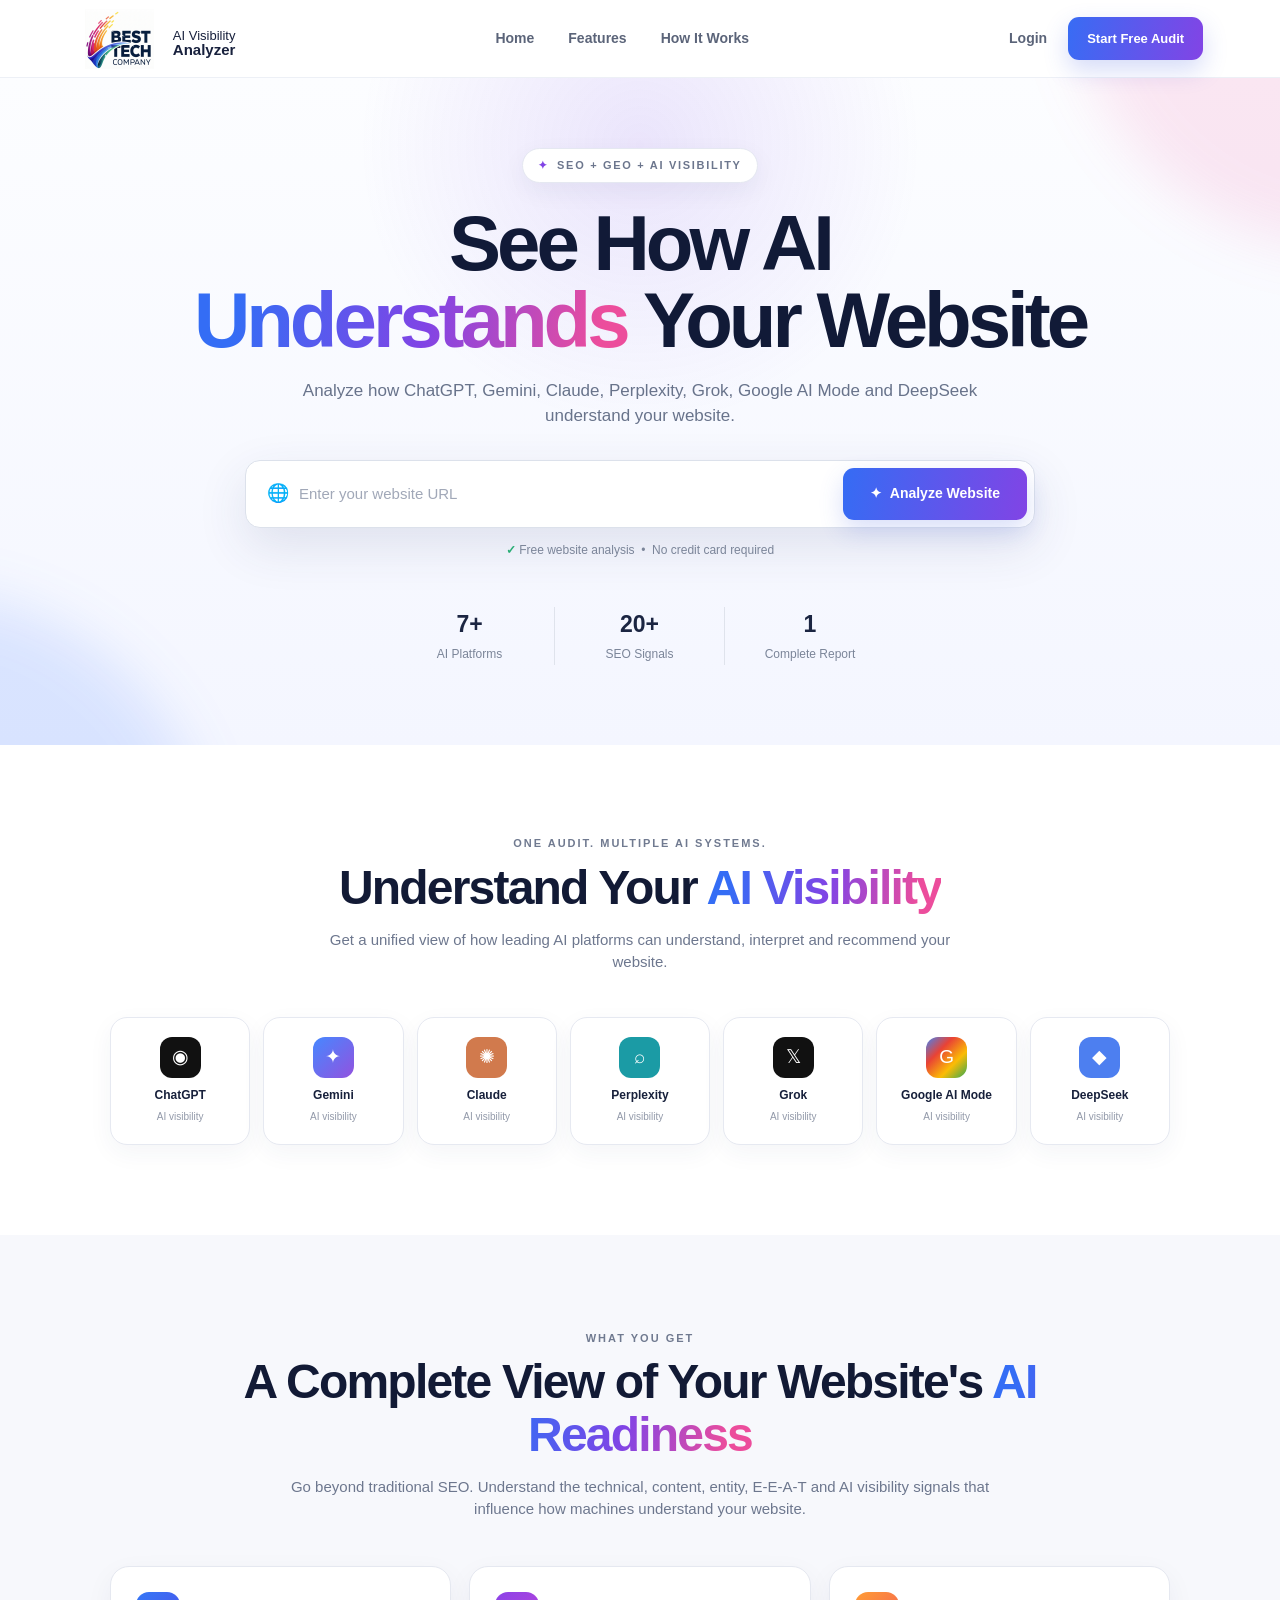
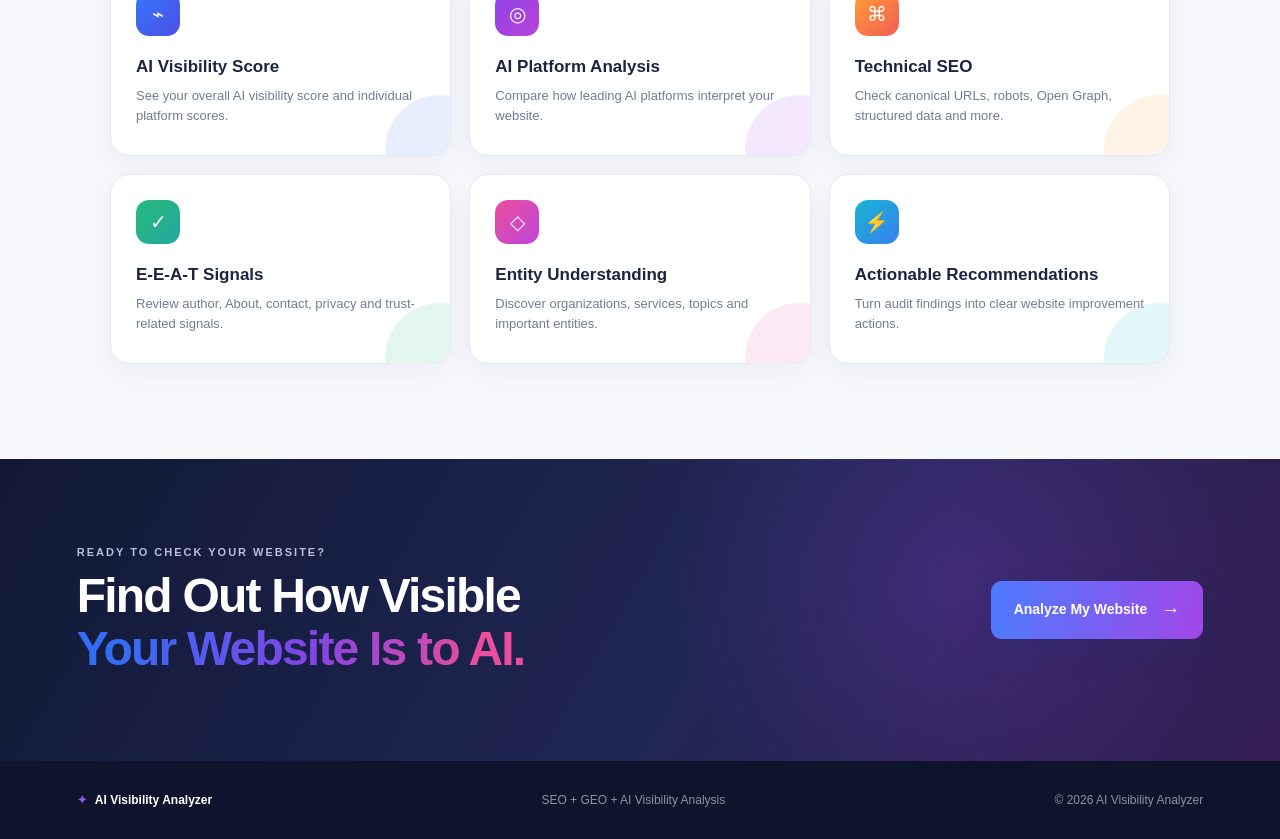
<file: frontend/index.html>
<!DOCTYPE html>
<html lang="en">

<head>
    <meta charset="UTF-8">
    <meta name="viewport" content="width=device-width, initial-scale=1.0">

    <title>AI Visibility Analyzer | SEO & GEO Audit</title>

    <link rel="stylesheet" href="css/style.css">
</head>

<body>

    <!-- =========================
         Navigation
    ========================== -->

    <header class="navbar">
<a href="index.html" class="brand">

    <img src="assets/BestTech_logo.png"
         alt="Best Tech Company"
         class="brand-logo">

    <span class="brand-text">
        AI Visibility<br>
        <strong>Analyzer</strong>
    </span>

</a>


        <nav class="main-nav">

            <a href="index.html">
                Home
            </a>

            <a href="#features">
                Features
            </a>

            <a href="#how-it-works">
                How It Works
            </a>

        </nav>


        <div class="nav-actions">

            <a href="login.html" class="login-link">
                Login
            </a>

            <a href="login.html" class="nav-cta">
                Start Free Audit
            </a>

        </div>

    </header>


    <!-- =========================
         Main
    ========================== -->

    <main>


        <!-- =========================
             Hero Section
        ========================== -->

        <section class="hero">

            <div class="hero-orb hero-orb-left"></div>

            <div class="hero-orb hero-orb-right"></div>


            <div class="hero-content">

                <div class="eyebrow">

                    <span>✦</span>

                    SEO + GEO + AI VISIBILITY

                </div>


                <h1>

                    See How AI<br>

                    <span class="gradient-text">
                        Understands
                    </span>

                    Your Website

                </h1>


                <p class="hero-description">

                    Analyze how ChatGPT, Gemini, Claude,
                    Perplexity, Grok, Google AI Mode and
                    DeepSeek understand your website.

                </p>


                <!-- Website Analyzer -->

                <div class="audit-box">

                    <div class="url-area">

                        <span class="url-icon">
                            🌐
                        </span>

                        <input
                            type="text"
                            id="websiteUrl"
                            placeholder="Enter your website URL"
                            autocomplete="url"
                        >

                    </div>


                    <a
                        href="login.html"
                        class="analyze-button"
                    >

                        <span>✦</span>

                        Analyze Website

                    </a>

                </div>


                <p class="audit-note">

                    <span>✓</span>

                    Free website analysis

                    &nbsp;•&nbsp;

                    No credit card required

                </p>


                <!-- Statistics -->

                <div class="trust-stats">

                    <div class="stat">

                        <strong>
                            7+
                        </strong>

                        <span>
                            AI Platforms
                        </span>

                    </div>


                    <div class="stat">

                        <strong>
                            20+
                        </strong>

                        <span>
                            SEO Signals
                        </span>

                    </div>


                    <div class="stat">

                        <strong>
                            1
                        </strong>

                        <span>
                            Complete Report
                        </span>

                    </div>

                </div>

            </div>

        </section>


        <!-- =========================
             AI Platforms
        ========================== -->

        <section
            class="platform-section"
            id="features"
        >

            <div class="section-label">

                ONE AUDIT. MULTIPLE AI SYSTEMS.

            </div>


            <h2>

                Understand Your

                <span class="gradient-text">
                    AI Visibility
                </span>

            </h2>


            <p class="section-description">

                Get a unified view of how leading AI
                platforms can understand, interpret
                and recommend your website.

            </p>


            <div class="platform-grid">


                <!-- ChatGPT -->

                <div class="platform-card">

                    <div class="platform-icon black">
                        ◉
                    </div>

                    <h3>
                        ChatGPT
                    </h3>

                    <p>
                        AI visibility
                    </p>

                </div>


                <!-- Gemini -->

                <div class="platform-card">

                    <div class="platform-icon gemini">
                        ✦
                    </div>

                    <h3>
                        Gemini
                    </h3>

                    <p>
                        AI visibility
                    </p>

                </div>


                <!-- Claude -->

                <div class="platform-card">

                    <div class="platform-icon claude">
                        ✺
                    </div>

                    <h3>
                        Claude
                    </h3>

                    <p>
                        AI visibility
                    </p>

                </div>


                <!-- Perplexity -->

                <div class="platform-card">

                    <div class="platform-icon perplexity">
                        ⌕
                    </div>

                    <h3>
                        Perplexity
                    </h3>

                    <p>
                        AI visibility
                    </p>

                </div>


                <!-- Grok -->

                <div class="platform-card">

                    <div class="platform-icon black">
                        𝕏
                    </div>

                    <h3>
                        Grok
                    </h3>

                    <p>
                        AI visibility
                    </p>

                </div>


                <!-- Google AI Mode -->

                <div class="platform-card">

                    <div class="platform-icon google">
                        G
                    </div>

                    <h3>
                        Google AI Mode
                    </h3>

                    <p>
                        AI visibility
                    </p>

                </div>


                <!-- DeepSeek -->

                <div class="platform-card">

                    <div class="platform-icon deepseek">
                        ◆
                    </div>

                    <h3>
                        DeepSeek
                    </h3>

                    <p>
                        AI visibility
                    </p>

                </div>

            </div>

        </section>


        <!-- =========================
             Features
        ========================== -->

        <section
            class="features-section"
            id="how-it-works"
        >

            <div class="features-heading">

                <div class="section-label">

                    WHAT YOU GET

                </div>


                <h2>

                    A Complete View of Your
                    Website's

                    <span class="gradient-text">
                        AI Readiness
                    </span>

                </h2>


                <p>

                    Go beyond traditional SEO.
                    Understand the technical,
                    content, entity, E-E-A-T and
                    AI visibility signals that
                    influence how machines
                    understand your website.

                </p>

            </div>


            <div class="feature-grid">


                <!-- Feature 1 -->

                <article class="feature-card blue">

                    <div class="feature-icon">
                        ⌁
                    </div>

                    <h3>
                        AI Visibility Score
                    </h3>

                    <p>

                        See your overall AI
                        visibility score and
                        individual platform scores.

                    </p>

                </article>


                <!-- Feature 2 -->

                <article class="feature-card purple">

                    <div class="feature-icon">
                        ◎
                    </div>

                    <h3>
                        AI Platform Analysis
                    </h3>

                    <p>

                        Compare how leading
                        AI platforms interpret
                        your website.

                    </p>

                </article>


                <!-- Feature 3 -->

                <article class="feature-card orange">

                    <div class="feature-icon">
                        ⌘
                    </div>

                    <h3>
                        Technical SEO
                    </h3>

                    <p>

                        Check canonical URLs,
                        robots, Open Graph,
                        structured data and more.

                    </p>

                </article>


                <!-- Feature 4 -->

                <article class="feature-card green">

                    <div class="feature-icon">
                        ✓
                    </div>

                    <h3>
                        E-E-A-T Signals
                    </h3>

                    <p>

                        Review author, About,
                        contact, privacy and
                        trust-related signals.

                    </p>

                </article>


                <!-- Feature 5 -->

                <article class="feature-card pink">

                    <div class="feature-icon">
                        ◇
                    </div>

                    <h3>
                        Entity Understanding
                    </h3>

                    <p>

                        Discover organizations,
                        services, topics and
                        important entities.

                    </p>

                </article>


                <!-- Feature 6 -->

                <article class="feature-card cyan">

                    <div class="feature-icon">
                        ⚡
                    </div>

                    <h3>
                        Actionable Recommendations
                    </h3>

                    <p>

                        Turn audit findings into
                        clear website improvement
                        actions.

                    </p>

                </article>

            </div>

        </section>


        <!-- =========================
             CTA
        ========================== -->

        <section class="bottom-cta">

            <div>

                <div class="section-label">

                    READY TO CHECK YOUR WEBSITE?

                </div>


                <h2>

                    Find Out How Visible<br>

                    <span class="gradient-text">
                        Your Website Is to AI.
                    </span>

                </h2>

            </div>


            <a
                href="login.html"
                class="bottom-button"
            >

                Analyze My Website

                <span>
                    →
                </span>

            </a>

        </section>

    </main>


    <!-- =========================
         Footer
    ========================== -->

    <footer>

        <div class="footer-brand">

            <span class="footer-mark">
                ✦
            </span>

            AI Visibility Analyzer

        </div>


        <div>
            SEO + GEO + AI Visibility Analysis
        </div>


        <div>
            © 2026 AI Visibility Analyzer
        </div>

    </footer>


</body>

</html>
</file>
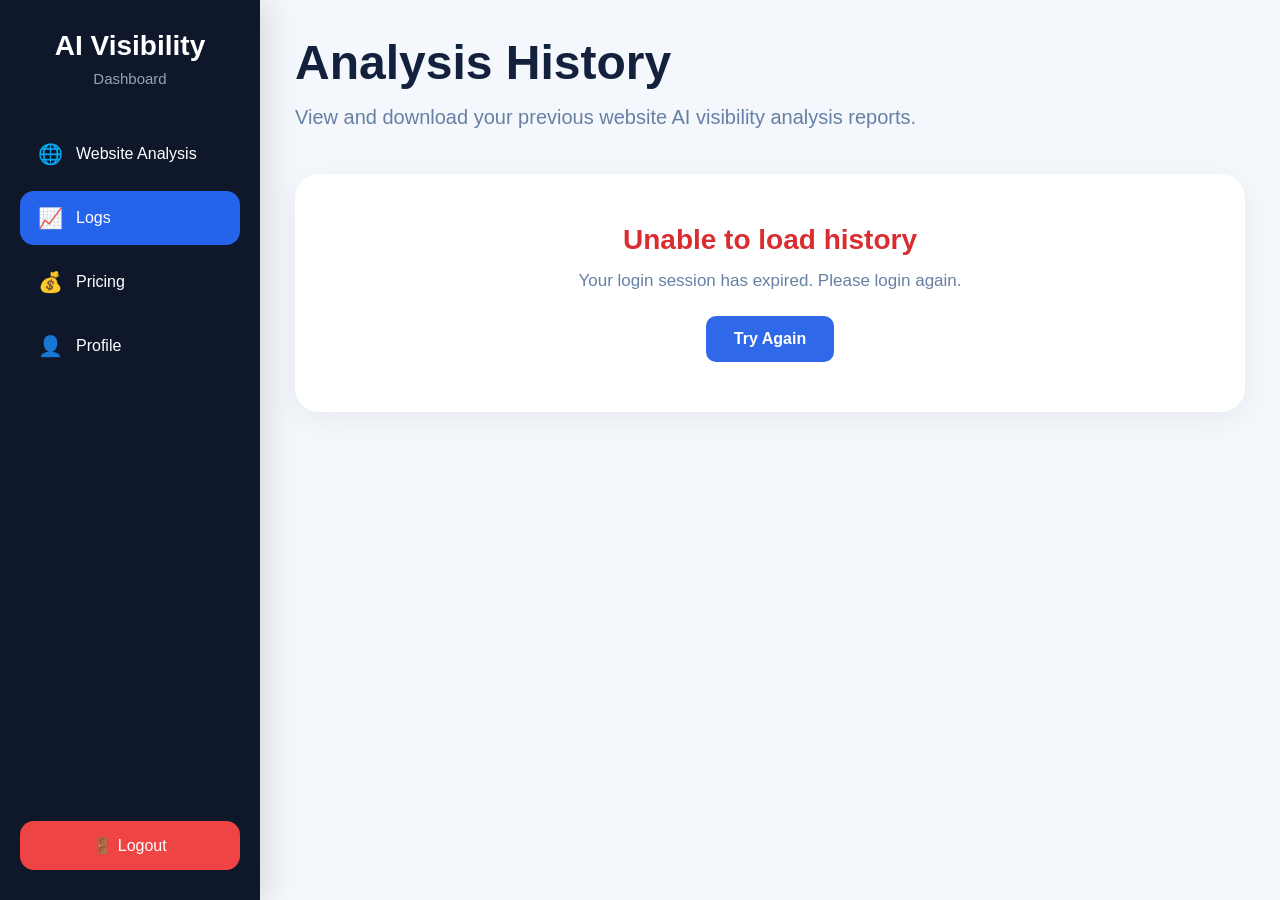
<file: frontend/logs.html>
<!DOCTYPE html>
<html lang="en">

<head>

    <meta charset="UTF-8">

    <meta
        name="viewport"
        content="width=device-width, initial-scale=1.0"
    >

    <title>Analysis History | AI Visibility Analyzer</title>

    <!-- Main CSS -->
    <link
        rel="stylesheet"
        href="css/logs.css"
    >

    <!-- Google Font -->
    <link
        rel="preconnect"
        href="https://fonts.googleapis.com"
    >

    <link
        rel="preconnect"
        href="https://fonts.gstatic.com"
        crossorigin
    >

    <link
        href="https://fonts.googleapis.com/css2?family=Inter:wght@400;500;600;700;800&display=swap"
        rel="stylesheet"
    >

</head>


<body>


    <!-- =====================================================
         SIDEBAR
    ====================================================== -->

    <aside class="sidebar">

        <div class="brand">

            <h1>AI Visibility</h1>

            <span>Dashboard</span>

        </div>


        <nav class="sidebar-nav">

            <!-- Website Analysis -->

            <a
                href="dashboard.html"
                class="nav-item"
            >

                <span class="nav-icon">🌐</span>

                <span>Website Analysis</span>

            </a>


            <!-- Logs -->

            <a
                href="logs.html"
                class="nav-item active"
                aria-current="page"
            >

                <span class="nav-icon">📈</span>

                <span>Logs</span>

            </a>


        
            <!-- Pricing -->

            <a
               href="pricing.html"
                class="nav-item"
            >

                <span class="nav-icon">💰</span>

                <span>Pricing</span>

            </a>


            <!-- Profile -->

            <a
                href="profile.html"
                class="nav-item"
            >

                <span class="nav-icon">👤</span>

                <span>Profile</span>

            </a>

        </nav>


        <!-- Logout -->

        <button
            type="button"
            id="logoutBtn"
            class="logout-btn"
        >

            🚪 Logout

        </button>

    </aside>



    <!-- =====================================================
         MAIN CONTENT
    ====================================================== -->

    <main class="main-content">


        <!-- =================================================
             PAGE HEADER
        ================================================== -->

        <header class="page-header">

            <div>

                <h2>
                    Analysis History
                </h2>

                <p>
                    View and download your previous website
                    AI visibility analysis reports.
                </p>

            </div>

        </header>



        <!-- =================================================
             LOADING
        ================================================== -->

        <section
            id="loading"
            class="loading-box"
        >

            <div
                class="loader"
                aria-hidden="true"
            ></div>

            <p>
                Loading your analysis history...
            </p>

        </section>



        <!-- =================================================
             ERROR
        ================================================== -->

        <section
            id="errorBox"
            class="error-box hidden"
            role="alert"
        >

            <h3>
                Unable to load history
            </h3>

            <p id="errorMessage">
                Something went wrong.
            </p>

            <button
                type="button"
                id="retryBtn"
                class="retry-btn"
            >

                Try Again

            </button>

        </section>



        <!-- =================================================
             EMPTY HISTORY
        ================================================== -->

        <section
            id="emptyBox"
            class="empty-box hidden"
        >

            <div
                class="empty-icon"
                aria-hidden="true"
            >
                📊
            </div>

            <h3>
                No Analysis History
            </h3>

            <p>
                Your completed website analyses will appear here.
            </p>

            <a
                href="dashboard.html"
                class="analyze-btn"
            >

                🚀 Analyze a Website

            </a>

        </section>



        <!-- =================================================
             HISTORY CONTAINER
        ================================================== -->

        <section
            id="historyContainer"
            class="history-container hidden"
        >


            <!-- HISTORY HEADER -->

            <div class="history-header">

                <div>

                    <h3>
                        Your Previous Analyses
                    </h3>

                    <p id="historyCount">
                        0 analyses
                    </p>

                </div>

            </div>



            <!-- =================================================
                 HISTORY RECORDS

                 logs.js will insert each analysis here.

                 Each record contains:

                 • Website
                 • Date
                 • Analysis ID
                 • Status
                 • Download PDF button
            ================================================== -->

            <div
                id="historyList"
                class="history-list"
            ></div>


        </section>


    </main>



    <!-- =====================================================
         JAVASCRIPT
    ====================================================== -->

    <script
        src="js/logs.js"
        defer
    ></script>


</body>

</html>
</file>
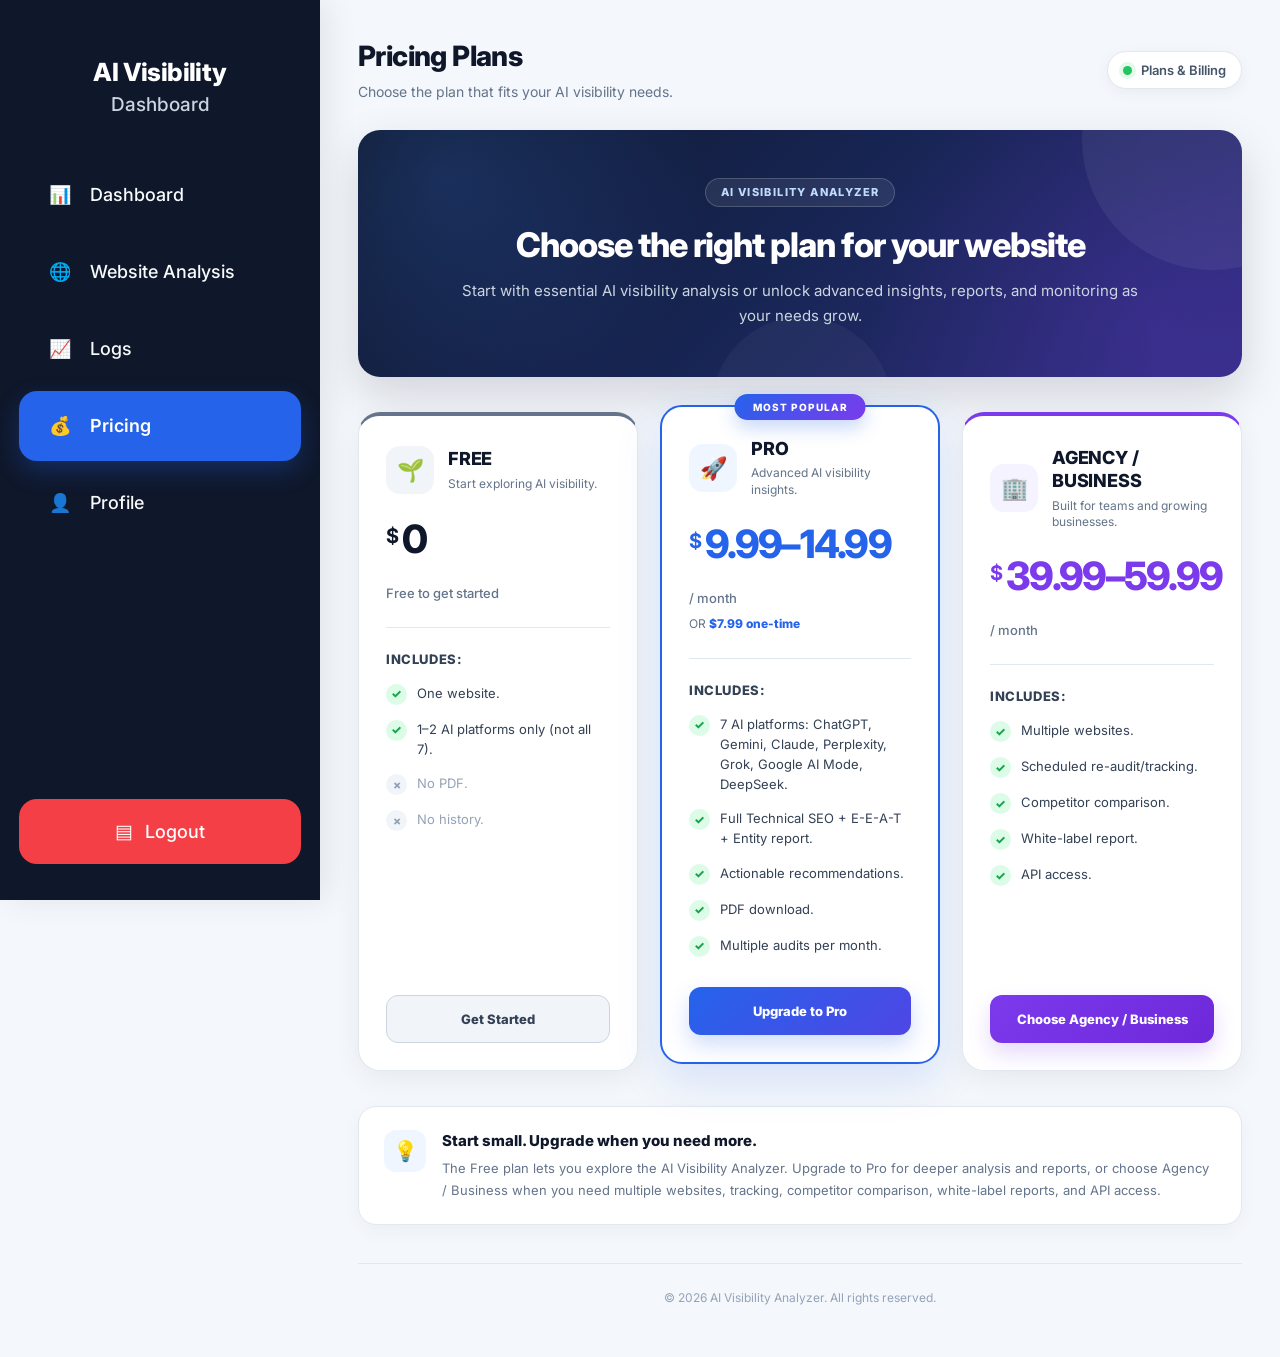
<file: frontend/pricing.html>
<!DOCTYPE html>
<html lang="en">

<head>

    <meta charset="UTF-8">

    <meta
        name="viewport"
        content="width=device-width, initial-scale=1.0"
    >

    <title>Pricing Plans | AI Visibility Analyzer</title>

    <!-- Google Font -->
    <link
        rel="preconnect"
        href="https://fonts.googleapis.com"
    >

    <link
        rel="preconnect"
        href="https://fonts.gstatic.com"
        crossorigin
    >

    <link
        href="https://fonts.googleapis.com/css2?family=Inter:wght@400;500;600;700;800&display=swap"
        rel="stylesheet"
    >

    <!-- Pricing CSS -->
    <link
        rel="stylesheet"
        href="css/pricing.css"
    >

</head>


<body class="pricing-page">


    <!-- =====================================================
         PAGE WRAPPER
         ===================================================== -->

    <div class="pricing-layout">


        <!-- =================================================
             SIDEBAR
             ================================================= -->

        <aside class="pricing-sidebar">


            <!-- BRAND -->

            <div class="sidebar-brand">

            
                <div class="brand-title">
                    AI Visibility 
                </div>

                <div class="brand-subtitle">
                    Dashboard
                </div>

            </div>


            <!-- NAVIGATION -->

            <nav class="sidebar-navigation">

                <ul>


                    <!-- DASHBOARD -->

                    <li
                        onclick="window.location.href='dashboard.html'"
                    >

                        <span class="sidebar-icon">
                            📊
                        </span>

                        <span class="sidebar-label">
                            Dashboard
                        </span>

                    </li>


                    <!-- WEBSITE ANALYSIS -->

                    <li
                        onclick="window.location.href='dashboard.html'"
                    >

                        <span class="sidebar-icon">
                            🌐
                        </span>

                        <span class="sidebar-label">
                            Website Analysis
                        </span>

                    </li>


                    <!-- LOGS -->

                    <li
                        onclick="window.location.href='logs.html'"
                    >

                        <span class="sidebar-icon">
                            📈
                        </span>

                        <span class="sidebar-label">
                            Logs
                        </span>

                    </li>


                    <!-- PRICING -->

                    <li
                        class="active"
                        onclick="window.location.href='pricing.html'"
                    >

                        <span class="sidebar-icon">
                            💰
                        </span>

                        <span class="sidebar-label">
                            Pricing
                        </span>

                    </li>


                    <!-- PROFILE -->

                    <li
                        onclick="window.location.href='profile.html'"
                    >

                        <span class="sidebar-icon">
                            👤
                        </span>

                        <span class="sidebar-label">
                            Profile
                        </span>

                    </li>

                </ul>

            </nav>


            <!-- LOGOUT -->

            <div class="sidebar-logout">

                <button
                    type="button"
                    onclick="logout()"
                >

                    <span class="logout-icon">
                        ▤
                    </span>

                    <span>
                        Logout
                    </span>

                </button>

            </div>


        </aside>



        <!-- =================================================
             MAIN CONTENT
             ================================================= -->

        <main class="pricing-content">


            <!-- =================================================
                 TOP BAR
                 ================================================= -->

            <header class="pricing-topbar">


                <div class="page-heading">

                    <h1>
                        Pricing Plans
                    </h1>

                    <p>
                        Choose the plan that fits your AI visibility needs.
                    </p>

                </div>


                <div class="billing-status">

                    <span class="status-dot"></span>

                    <span>
                        Plans &amp; Billing
                    </span>

                </div>


            </header>



            <!-- =================================================
                 HERO
                 ================================================= -->

            <section class="pricing-hero">


                <div class="hero-content">


                    <span class="hero-eyebrow">
                        AI VISIBILITY ANALYZER
                    </span>


                    <h2>
                        Choose the right plan for your website
                    </h2>


                    <p>
                        Start with essential AI visibility analysis or unlock
                        advanced insights, reports, and monitoring as your
                        needs grow.
                    </p>


                </div>


            </section>



            <!-- =================================================
                 PRICING CARDS
                 ================================================= -->

            <section class="pricing-section">


                <div class="pricing-grid">


                    <!-- =================================================
                         FREE
                         ================================================= -->

                    <article class="pricing-card free-card">


                        <div class="plan-header">


                            <div class="plan-icon free-icon">
                                🌱
                            </div>


                            <div class="plan-heading">

                                <h3>
                                    FREE
                                </h3>

                                <p>
                                    Start exploring AI visibility.
                                </p>

                            </div>


                        </div>



                        <!-- PRICE -->

                        <div class="plan-price">

                            <span class="currency">
                                $
                            </span>

                            <span class="price">
                                0
                            </span>

                        </div>


                        <div class="price-note">
                            Free to get started
                        </div>


                        <div class="plan-divider"></div>


                        <div class="features-heading">
                            INCLUDES:
                        </div>


                        <ul class="plan-features">


                            <li>

                                <span class="feature-check">
                                    ✓
                                </span>

                                <span>
                                    One website.
                                </span>

                            </li>


                            <li>

                                <span class="feature-check">
                                    ✓
                                </span>

                                <span>
                                    1–2 AI platforms only (not all 7).
                                </span>

                            </li>


                            <li class="disabled-feature">

                                <span class="feature-cross">
                                    ×
                                </span>

                                <span>
                                    No PDF.
                                </span>

                            </li>


                            <li class="disabled-feature">

                                <span class="feature-cross">
                                    ×
                                </span>

                                <span>
                                    No history.
                                </span>

                            </li>


                        </ul>


                        <div class="plan-action">

                            <button
                                type="button"
                                class="plan-button free-button"
                                onclick="window.location.href='dashboard.html'"
                            >
                                Get Started
                            </button>

                        </div>


                    </article>



                    <!-- =================================================
                         PRO
                         ================================================= -->

                    <article class="pricing-card pro-card">


                        <!-- POPULAR -->

                        <div class="popular-badge">
                            MOST POPULAR
                        </div>



                        <div class="plan-header">


                            <div class="plan-icon pro-icon">
                                🚀
                            </div>


                            <div class="plan-heading">

                                <h3>
                                    PRO
                                </h3>

                                <p>
                                    Advanced AI visibility insights.
                                </p>

                            </div>


                        </div>



                        <!-- PRICE -->

                        <div class="plan-price pro-price">

                            <span class="currency">
                                $
                            </span>

                            <span class="price">
                                9.99–14.99
                            </span>

                        </div>


                        <div class="price-note">
                            / month
                        </div>


                        <div class="one-time-price">
                            OR <strong>$7.99 one-time</strong>
                        </div>


                        <div class="plan-divider"></div>


                        <div class="features-heading">
                            INCLUDES:
                        </div>


                        <ul class="plan-features">


                            <li>

                                <span class="feature-check">
                                    ✓
                                </span>

                                <span>
                                    7 AI platforms: ChatGPT, Gemini,
                                    Claude, Perplexity, Grok,
                                    Google AI Mode, DeepSeek.
                                </span>

                            </li>


                            <li>

                                <span class="feature-check">
                                    ✓
                                </span>

                                <span>
                                    Full Technical SEO + E-E-A-T +
                                    Entity report.
                                </span>

                            </li>


                            <li>

                                <span class="feature-check">
                                    ✓
                                </span>

                                <span>
                                    Actionable recommendations.
                                </span>

                            </li>


                            <li>

                                <span class="feature-check">
                                    ✓
                                </span>

                                <span>
                                    PDF download.
                                </span>

                            </li>


                            <li>

                                <span class="feature-check">
                                    ✓
                                </span>

                                <span>
                                    Multiple audits per month.
                                </span>

                            </li>


                        </ul>


                        <div class="plan-action">

                            <button
                                type="button"
                                class="plan-button pro-button"
                                onclick="selectProPlan()"
                            >
                                Upgrade to Pro
                            </button>

                        </div>


                    </article>



                    <!-- =================================================
                         AGENCY / BUSINESS
                         ================================================= -->

                    <article class="pricing-card agency-card">


                        <div class="plan-header">


                            <div class="plan-icon agency-icon">
                                🏢
                            </div>


                            <div class="plan-heading">

                                <h3>
                                    AGENCY / BUSINESS
                                </h3>

                                <p>
                                    Built for teams and growing businesses.
                                </p>

                            </div>


                        </div>



                        <!-- PRICE -->

                        <div class="plan-price agency-price">

                            <span class="currency">
                                $
                            </span>

                            <span class="price">
                                39.99–59.99
                            </span>

                        </div>


                        <div class="price-note">
                            / month
                        </div>


                        <div class="plan-divider"></div>


                        <div class="features-heading">
                            INCLUDES:
                        </div>


                        <ul class="plan-features">


                            <li>

                                <span class="feature-check">
                                    ✓
                                </span>

                                <span>
                                    Multiple websites.
                                </span>

                            </li>


                            <li>

                                <span class="feature-check">
                                    ✓
                                </span>

                                <span>
                                    Scheduled re-audit/tracking.
                                </span>

                            </li>


                            <li>

                                <span class="feature-check">
                                    ✓
                                </span>

                                <span>
                                    Competitor comparison.
                                </span>

                            </li>


                            <li>

                                <span class="feature-check">
                                    ✓
                                </span>

                                <span>
                                    White-label report.
                                </span>

                            </li>


                            <li>

                                <span class="feature-check">
                                    ✓
                                </span>

                                <span>
                                    API access.
                                </span>

                            </li>


                        </ul>


                        <div class="plan-action">

                            <button
                                type="button"
                                class="plan-button agency-button"
                                onclick="selectAgencyPlan()"
                            >
                                Choose Agency / Business
                            </button>

                        </div>


                    </article>


                </div>


            </section>



            <!-- =================================================
                 INFORMATION BOX
                 ================================================= -->

            <section class="pricing-information">


                <div class="information-card">


                    <div class="information-icon">
                        💡
                    </div>


                    <div class="information-content">

                        <h3>
                            Start small. Upgrade when you need more.
                        </h3>

                        <p>
                            The Free plan lets you explore the AI Visibility
                            Analyzer. Upgrade to Pro for deeper analysis and
                            reports, or choose Agency / Business when you need
                            multiple websites, tracking, competitor comparison,
                            white-label reports, and API access.
                        </p>

                    </div>


                </div>


            </section>



            <!-- =================================================
                 FOOTER
                 ================================================= -->

            <footer class="pricing-footer">

                <p>
                    © 2026 AI Visibility Analyzer.
                    All rights reserved.
                </p>

            </footer>


        </main>


    </div>



    <!-- =====================================================
         PAGE JAVASCRIPT
         ===================================================== -->

    <script>

        function selectProPlan() {

            alert(
                "Pro plan selected. Payment integration will be connected next."
            );

        }


        function selectAgencyPlan() {

            alert(
                "Agency / Business plan selected. Payment integration will be connected next."
            );

        }


        function logout() {

            window.location.href = "index.html";

        }

    </script>


</body>

</html>
</file>
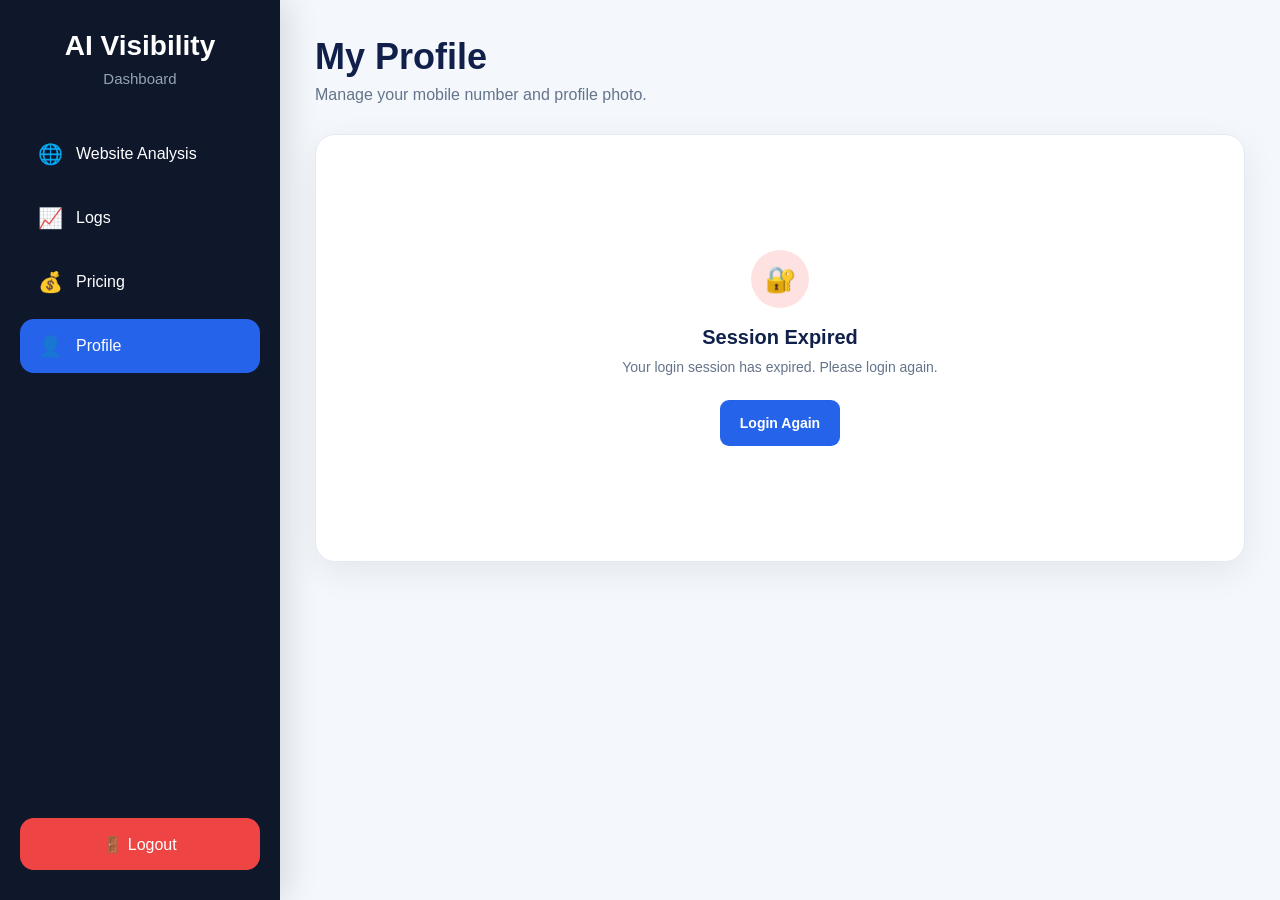
<file: frontend/profile.html>
<!DOCTYPE html>
<html lang="en">

<head>

    <meta charset="UTF-8">

    <meta
        name="viewport"
        content="width=device-width, initial-scale=1.0"
    >

    <title>Profile | AI Visibility Analyzer</title>

    <link
        rel="stylesheet"
        href="css/profile.css"
    >

</head>


<body>

<div class="dashboard-container">


    <!-- =====================================================
         SIDEBAR
    ====================================================== -->

    <aside class="sidebar">

        <!-- BRAND -->

        <div class="brand">

            <h1>
                AI Visibility
            </h1>

            <span>
                Dashboard
            </span>

        </div>


        <!-- NAVIGATION -->

        <nav class="sidebar-nav">

              <a
                href="dashboard.html"
                class="nav-item"
            >
                <span class="nav-icon">🌐</span>
                <span>Website Analysis</span>
            </a>


            <!-- LOGS -->

            <a
                href="logs.html"
                class="nav-item"
            >
                <span class="nav-icon">📈</span>
                <span>Logs</span>
            </a>


            <!-- Pricing -->

            <a
                href="pricing.html"
                class="nav-item"
            >
                <span class="nav-icon">
                    💰
</span>
                <span>Pricing</span>
            </a>


            <!-- PROFILE -->

            <a
                href="profile.html"
                class="nav-item active"
            >
                <span class="nav-icon">👤</span>
                <span>Profile</span>
            </a>

        </nav>


        <!-- LOGOUT -->

        <button
            type="button"
            class="logout-btn"
            onclick="logout()"
        >
            🚪 Logout
        </button>

    </aside>



    <!-- =====================================================
         MAIN CONTENT
    ====================================================== -->

    <main class="main-content">


        <!-- PAGE HEADER -->

        <div class="page-header">

            <h2>
                My Profile
            </h2>

            <p>
                Manage your mobile number and profile photo.
            </p>

        </div>



        <!-- =================================================
             PROFILE CARD
        ================================================== -->

        <div
            id="profile-card"
            class="profile-card"
        >

            <div class="profile-loading">

                <span class="button-loader"></span>

                <span>
                    Loading profile...
                </span>

            </div>

        </div>


    </main>

</div>


<!-- =========================================================
     PROFILE PHOTO INPUT
========================================================== -->

<input
    type="file"
    id="profilePhotoInput"
    accept="image/jpeg,image/png,image/webp,image/gif"
    hidden
>

<!-- =========================================================
     JAVASCRIPT
========================================================== -->

<script src="js/profile.js"></script>


</body>

</html>
</file>
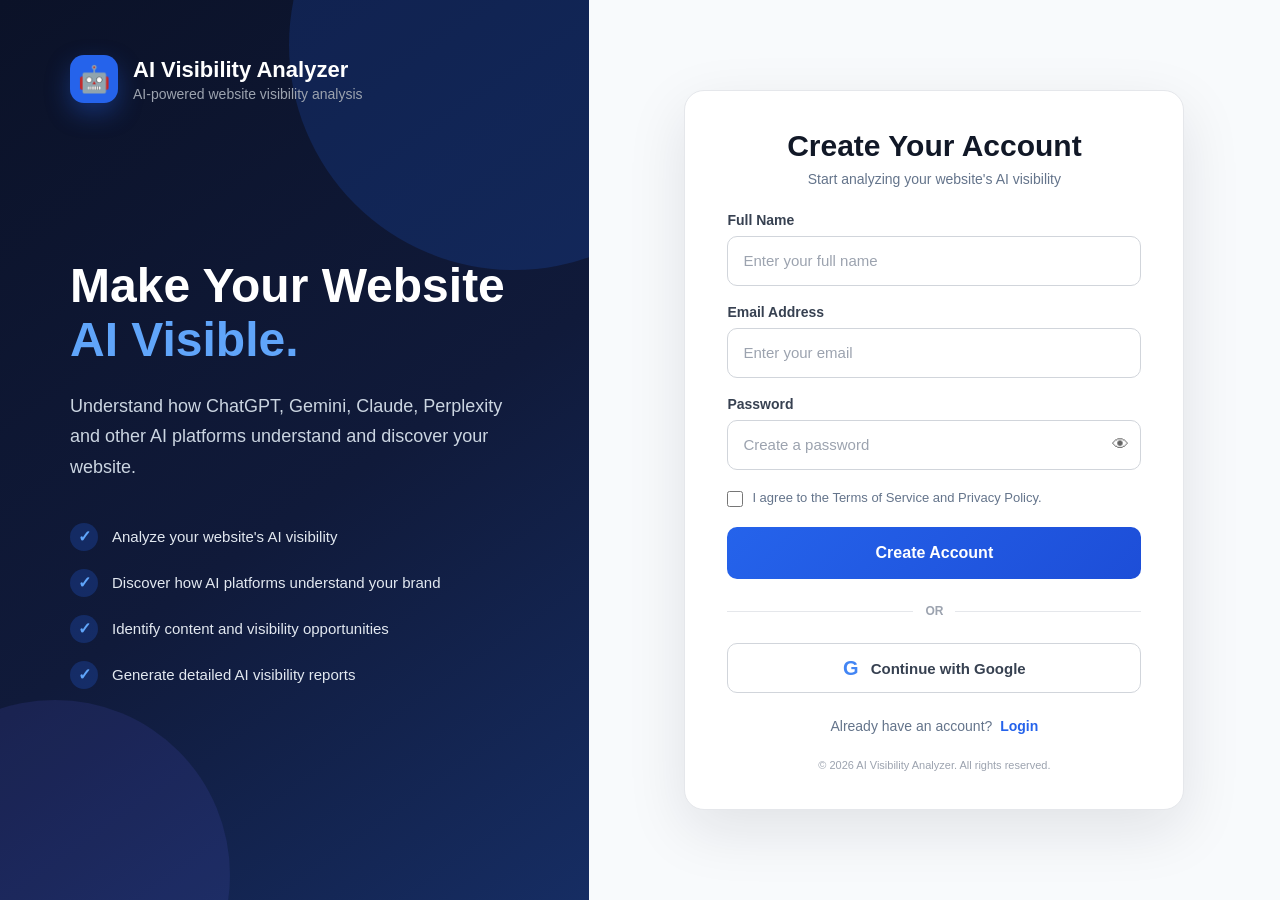
<file: frontend/register.html>
<!DOCTYPE html>
<html lang="en">

<head>

    <meta charset="UTF-8">

    <meta
        name="viewport"
        content="width=device-width, initial-scale=1.0"
    >

    <title>Create Account | AI Visibility Analyzer</title>

    <link
        rel="stylesheet"
        href="css/register.css"
    >

</head>


<body>

<div class="page-wrapper">


    <!-- =====================================================
         LEFT SECTION
    ====================================================== -->

    <section class="left-section">


        <!-- BRAND -->

        <div class="brand">

            <div class="brand-icon">
                🤖
            </div>

            <div>

                <h1>
                    AI Visibility Analyzer
                </h1>

                <p>
                    AI-powered website visibility analysis
                </p>

            </div>

        </div>


        <!-- LEFT CONTENT -->

        <div class="left-content">

            <h2>
                Make Your Website
                <span>AI Visible.</span>
            </h2>


            <p>

                Understand how ChatGPT, Gemini, Claude,
                Perplexity and other AI platforms understand
                and discover your website.

            </p>


            <div class="feature-list">


                <div class="feature">

                    <span>✓</span>

                    <p>
                        Analyze your website's AI visibility
                    </p>

                </div>


                <div class="feature">

                    <span>✓</span>

                    <p>
                        Discover how AI platforms understand your brand
                    </p>

                </div>


                <div class="feature">

                    <span>✓</span>

                    <p>
                        Identify content and visibility opportunities
                    </p>

                </div>


                <div class="feature">

                    <span>✓</span>

                    <p>
                        Generate detailed AI visibility reports
                    </p>

                </div>


            </div>

        </div>

    </section>



    <!-- =====================================================
         RIGHT SECTION
    ====================================================== -->

    <section class="right-section">


        <div class="register-card">


            <!-- MOBILE BRAND -->

            <div class="mobile-brand">

                <h1>
                    🤖 AI Visibility Analyzer
                </h1>

            </div>



            <!-- HEADER -->

            <div class="card-header">

                <h2>
                    Create Your Account
                </h2>

                <p>
                    Start analyzing your website's AI visibility
                </p>

            </div>



            <!-- MESSAGE -->

            <div
                id="message"
                class="message"
            ></div>



            <!-- REGISTER FORM -->

            <form id="registerForm">


                <!-- NAME -->

                <div class="form-group">

                    <label for="registerName">
                        Full Name
                    </label>

                    <input
                        type="text"
                        id="registerName"
                        placeholder="Enter your full name"
                        autocomplete="name"
                        required
                    >

                </div>



                <!-- EMAIL -->

                <div class="form-group">

                    <label for="registerEmail">
                        Email Address
                    </label>

                    <input
                        type="email"
                        id="registerEmail"
                        placeholder="Enter your email"
                        autocomplete="email"
                        required
                    >

                </div>



                <!-- PASSWORD -->

                <div class="form-group">

                    <label for="registerPassword">
                        Password
                    </label>


                    <div class="password-wrapper">

                        <input
                            type="password"
                            id="registerPassword"
                            placeholder="Create a password"
                            autocomplete="new-password"
                            minlength="6"
                            required
                        >

                        <button
                            type="button"
                            class="password-toggle"
                            onclick="togglePassword()"
                        >
                            👁
                        </button>

                    </div>

                </div>



                <!-- TERMS -->

                <div class="terms">

                    <input
                        type="checkbox"
                        id="terms"
                        required
                    >

                    <label for="terms">

                        I agree to the Terms of Service
                        and Privacy Policy.

                    </label>

                </div>



                <!-- REGISTER BUTTON -->

                <button
                    type="submit"
                    id="registerButton"
                    class="register-button"
                >

                    <span
                        id="loader"
                        class="loader"
                    ></span>

                    <span id="buttonText">
                        Create Account
                    </span>

                </button>


            </form>



            <!-- DIVIDER -->

            <div class="divider">

                <span></span>

                <p>OR</p>

                <span></span>

            </div>



            <!-- GOOGLE -->

            <button
                type="button"
                class="google-button"
                onclick="googleLogin()"
            >

                <span class="google-icon">
                    G
                </span>

                Continue with Google

            </button>



            <!-- LOGIN -->

            <div class="login-link">

                <p>

                    Already have an account?

                    <a href="login.html">
                        Login
                    </a>

                </p>

            </div>



            <!-- COPYRIGHT -->

            <div class="copyright">

                © 2026 AI Visibility Analyzer.
                All rights reserved.

            </div>


        </div>

    </section>

</div>



<script src="js/register.js"></script>

</body>

</html>
</file>
<file: frontend/css/style.css>
/* =========================================================
   AI VISIBILITY ANALYZER
   Premium SEO / GEO / AI Visibility Landing Page
========================================================= */


/* =========================================================
   GLOBAL
========================================================= */

* {
    margin: 0;
    padding: 0;
    box-sizing: border-box;
}

html {
    scroll-behavior: smooth;
}

body {
    font-family: Arial, Helvetica, sans-serif;
    color: #17203b;
    background: #ffffff;
    line-height: 1.5;
}

a {
    text-decoration: none;
}


/* =========================================================
   NAVBAR
========================================================= */

.navbar {
    height: 78px;

    padding: 0 6%;

    display: flex;
    align-items: center;
    justify-content: space-between;

    background: rgba(255, 255, 255, 0.96);

    border-bottom: 1px solid #edf0f6;

    position: sticky;
    top: 0;

    z-index: 1000;

    backdrop-filter: blur(14px);
}


/* Best Tech Company Logo */

.brand {
    display: flex;
    align-items: center;
    gap: 11px;
    color: #18213d;
}

.brand-logo {
    width: 85px;
    height: 60px;
    object-fit: contain;
    display: block;
    flex-shrink: 0;
}

.brand-text {
    font-size: 13px;
    line-height: 1.05;
    transform: translateY(5px);
}

.brand-text strong {
    font-size: 15px;
}


/* Navigation */

.main-nav {
    display: flex;

    gap: 34px;
}

.main-nav a,
.login-link {
    color: #5b6479;

    font-size: 14px;

    font-weight: 600;

    transition: 0.2s;
}

.main-nav a:hover,
.login-link:hover {
    color: #386cf4;
}


/* Navigation Actions */

.nav-actions {
    display: flex;

    align-items: center;

    gap: 21px;
}

.nav-cta {
    color: #ffffff;

    font-size: 13px;

    font-weight: 800;

    padding: 12px 19px;

    border-radius: 11px;

    background:
        linear-gradient(
            100deg,
            #386cf4,
            #8244e5
        );

    box-shadow:
        0 10px 25px
        rgba(65, 93, 224, 0.22);

    transition: 0.2s;
}

.nav-cta:hover {
    transform: translateY(-2px);
}


/* =========================================================
   HERO
========================================================= */

.hero {
    min-height: 650px;

    position: relative;

    overflow: hidden;

    display: flex;

    align-items: center;

    justify-content: center;

    text-align: center;

    background:
        radial-gradient(
            circle at 50% 10%,
            rgba(122, 69, 229, 0.13),
            transparent 32%
        ),
        linear-gradient(
            180deg,
            #fcfdff 0%,
            #f4f6ff 100%
        );
}


/* Decorative Orbs */

.hero-orb {
    position: absolute;

    border-radius: 50%;

    filter: blur(28px);

    pointer-events: none;
}

.hero-orb-left {
    width: 570px;
    height: 570px;

    left: -360px;
    bottom: -420px;

    background:
        rgba(54, 117, 255, 0.14);
}

.hero-orb-right {
    width: 560px;
    height: 560px;

    right: -350px;
    top: -390px;

    background:
        rgba(235, 77, 157, 0.13);
}


/* Hero Content */

.hero-content {
    width: min(980px, 92%);

    padding: 70px 0 80px;

    position: relative;

    z-index: 2;
}


/* Eyebrow */

.eyebrow {
    display: inline-flex;

    align-items: center;

    gap: 8px;

    padding: 8px 15px;

    border: 1px solid #e5e8f1;

    border-radius: 50px;

    background: #ffffff;

    color: #6c768d;

    font-size: 11px;

    font-weight: 800;

    letter-spacing: 1.7px;

    box-shadow:
        0 8px 25px
        rgba(35, 50, 90, 0.06);
}

.eyebrow span {
    color: #8144e5;
}


/* Hero Heading */

.hero h1 {
    margin: 22px auto 19px;

    color: #111a37;

    font-size:
        clamp(
            48px,
            7vw,
            78px
        );

    line-height: 0.99;

    letter-spacing: -4px;

    font-weight: 850;
}


/* Gradient Text */

.gradient-text {
    background:
        linear-gradient(
            100deg,
            #346df5 10%,
            #8144e5 52%,
            #ec4d9c 90%
        );

    -webkit-background-clip: text;

    background-clip: text;

    color: transparent;
}


/* Hero Description */

.hero-description {
    max-width: 710px;

    margin: auto;

    color: #68738b;

    font-size: 17px;
}


/* =========================================================
   WEBSITE ANALYZER BOX
========================================================= */

.audit-box {
    width: min(790px, 100%);

    margin: 31px auto 0;

    padding: 7px;

    display: flex;

    gap: 7px;

    background: #ffffff;

    border: 1px solid #dce1eb;

    border-radius: 15px;

    box-shadow:
        0 18px 50px
        rgba(46, 60, 103, 0.12);
}


/* URL Area */

.url-area {
    flex: 1;

    min-width: 0;

    display: flex;

    align-items: center;

    gap: 10px;

    padding: 0 14px;
}

.url-icon {
    font-size: 18px;
}

.url-area input {
    width: 100%;

    height: 52px;

    border: 0;

    outline: 0;

    font-size: 15px;

    color: #18213c;

    background: transparent;
}

.url-area input::placeholder {
    color: #a1a8b8;
}


/* Analyze Button */

.analyze-button {
    min-height: 52px;

    padding: 0 27px;

    display: flex;

    align-items: center;

    justify-content: center;

    gap: 8px;

    border-radius: 11px;

    color: #ffffff;

    background:
        linear-gradient(
            100deg,
            #356cf4,
            #8144e5
        );

    font-size: 14px;

    font-weight: 800;

    white-space: nowrap;

    box-shadow:
        0 10px 25px
        rgba(65, 93, 224, 0.20);

    transition: 0.2s;
}

.analyze-button:hover {
    transform: translateY(-2px);

    box-shadow:
        0 14px 30px
        rgba(65, 93, 224, 0.30);
}


/* Note */

.audit-note {
    margin-top: 13px;

    color: #7b8599;

    font-size: 12px;
}

.audit-note span {
    color: #28ad74;

    font-weight: 900;
}


/* =========================================================
   TRUST STATISTICS
========================================================= */

.trust-stats {
    display: flex;

    justify-content: center;

    margin-top: 48px;
}

.stat {
    min-width: 170px;

    padding: 0 25px;

    border-right: 1px solid #dfe3ec;
}

.stat:last-child {
    border-right: 0;
}

.stat strong {
    display: block;

    color: #1b2542;

    font-size: 23px;
}

.stat span {
    color: #7b8599;

    font-size: 12px;
}


/* =========================================================
   AI PLATFORM SECTION
========================================================= */

.platform-section {
    padding: 90px 6%;

    text-align: center;

    background: #ffffff;
}


/* Section Label */

.section-label {
    color: #707a90;

    font-size: 11px;

    font-weight: 850;

    letter-spacing: 2px;
}


/* Section Headings */

.platform-section h2,
.features-heading h2,
.bottom-cta h2 {

    margin: 10px auto 14px;

    color: #121a35;

    font-size:
        clamp(
            32px,
            4vw,
            48px
        );

    line-height: 1.1;

    letter-spacing: -1.8px;
}


/* Section Description */

.section-description {

    max-width: 650px;

    margin: auto;

    color: #6d778e;

    font-size: 15px;
}


/* Platform Grid */

.platform-grid {

    max-width: 1060px;

    margin: 43px auto 0;

    display: grid;

    grid-template-columns:
        repeat(7, 1fr);

    gap: 13px;
}


/* Platform Card */

.platform-card {

    min-height: 128px;

    padding: 18px 7px;

    display: flex;

    flex-direction: column;

    align-items: center;

    justify-content: center;

    gap: 5px;

    border: 1px solid #e6e9f1;

    border-radius: 17px;

    background: #ffffff;

    box-shadow:
        0 8px 25px
        rgba(35, 54, 95, 0.05);

    transition: 0.2s;
}

.platform-card:hover {

    transform:
        translateY(-5px);

    box-shadow:
        0 15px 35px
        rgba(35, 54, 95, 0.11);
}


/* Platform Icon */

.platform-icon {

    width: 41px;

    height: 41px;

    display: grid;

    place-items: center;

    margin-bottom: 3px;

    border-radius: 12px;

    color: #ffffff;

    font-size: 19px;

    font-style: normal;
}

.platform-card h3 {
    font-size: 12px;
}

.platform-card p {

    color: #9299a9;

    font-size: 10px;
}


/* Platform Colors */

.black {
    background: #111111;
}

.gemini {
    background:
        linear-gradient(
            135deg,
            #4688ff,
            #9252df
        );
}

.claude {
    background: #d17a4d;
}

.perplexity {
    background: #1b9ba5;
}

.google {
    background:
        linear-gradient(
            135deg,
            #4285f4,
            #e94235,
            #fbbc05,
            #34a853
        );
}

.deepseek {
    background: #4d7ff0;
}


/* =========================================================
   FEATURES SECTION
========================================================= */

.features-section {

    padding: 95px 6%;

    background: #f7f8fc;
}


.features-heading {

    max-width: 850px;

    margin: auto;

    text-align: center;
}


.features-heading p {

    max-width: 700px;

    margin: auto;

    color: #6d778e;

    font-size: 15px;
}


/* Feature Grid */

.feature-grid {

    max-width: 1060px;

    margin: 45px auto 0;

    display: grid;

    grid-template-columns:
        repeat(3, 1fr);

    gap: 18px;
}


/* Feature Card */

.feature-card {

    min-height: 190px;

    padding: 25px;

    position: relative;

    overflow: hidden;

    border: 1px solid #e5e8f0;

    border-radius: 19px;

    background: #ffffff;

    box-shadow:
        0 9px 28px
        rgba(32, 48, 87, 0.05);

    transition: 0.2s;
}

.feature-card:hover {

    transform:
        translateY(-5px);

    box-shadow:
        0 15px 35px
        rgba(32, 48, 87, 0.10);
}


/* Decorative Circle */

.feature-card::after {

    content: "";

    width: 110px;

    height: 110px;

    position: absolute;

    right: -45px;

    bottom: -50px;

    border-radius: 50%;

    opacity: 0.12;
}


/* Feature Icon */

.feature-icon {

    width: 44px;

    height: 44px;

    display: grid;

    place-items: center;

    margin-bottom: 18px;

    border-radius: 13px;

    color: #ffffff;

    font-size: 20px;
}


/* Feature Heading */

.feature-card h3 {

    margin-bottom: 7px;

    color: #1b2440;

    font-size: 17px;
}


/* Feature Paragraph */

.feature-card p {

    color: #727c92;

    font-size: 13px;
}


/* Feature Icon Colors */

.blue .feature-icon {

    background:
        linear-gradient(
            135deg,
            #3478f6,
            #4d4eea
        );
}

.purple .feature-icon {

    background:
        linear-gradient(
            135deg,
            #8b43e8,
            #bb42d8
        );
}

.orange .feature-icon {

    background:
        linear-gradient(
            135deg,
            #ff9d35,
            #f35d55
        );
}

.green .feature-icon {

    background:
        linear-gradient(
            135deg,
            #27b97b,
            #24a8a1
        );
}

.pink .feature-icon {

    background:
        linear-gradient(
            135deg,
            #ee4d9b,
            #bd46db
        );
}

.cyan .feature-icon {

    background:
        linear-gradient(
            135deg,
            #16b6d3,
            #397ff0
        );
}


/* Feature Decoration Colors */

.blue::after {
    background: #3974f5;
}

.purple::after {
    background: #9a46e8;
}

.orange::after {
    background: #ff9d35;
}

.green::after {
    background: #27b879;
}

.pink::after {
    background: #ef4c9b;
}

.cyan::after {
    background: #18b9d6;
}


/* =========================================================
   BOTTOM CTA
========================================================= */

.bottom-cta {

    padding: 85px 6%;

    display: flex;

    align-items: center;

    justify-content: space-between;

    gap: 30px;

    color: #ffffff;

    background:

        radial-gradient(
            circle at 75% 40%,
            rgba(138, 68, 229, 0.25),
            transparent 30%
        ),

        linear-gradient(
            120deg,
            #111936,
            #202653 55%,
            #351e54
        );
}


.bottom-cta .section-label {

    color: #b8c0d6;
}


.bottom-cta h2 {

    color: #ffffff;

    margin-bottom: 0;
}


.bottom-button {

    display: inline-flex;

    align-items: center;

    gap: 14px;

    padding: 15px 23px;

    border-radius: 11px;

    color: #ffffff;

    font-size: 14px;

    font-weight: 800;

    background:
        linear-gradient(
            100deg,
            #4d7cff,
            #a146e8
        );

    box-shadow:
        0 12px 30px
        rgba(38, 43, 112, 0.30);

    transition: 0.2s;
}


.bottom-button:hover {

    transform:
        translateY(-2px);

}


.bottom-button span {

    font-size: 19px;

}


/* =========================================================
   FOOTER
========================================================= */

footer {

    min-height: 78px;

    padding: 25px 6%;

    display: flex;

    align-items: center;

    justify-content: space-between;

    gap: 20px;

    color: #8993ad;

    font-size: 12px;

    background: #0d142b;
}


.footer-brand {

    display: flex;

    align-items: center;

    gap: 8px;

    color: #ffffff;

    font-weight: 800;
}


.footer-mark {

    color: #8b58f0;

}


/* =========================================================
   TABLET
========================================================= */

@media (max-width: 950px) {

    .main-nav {
        display: none;
    }


    .platform-grid {

        grid-template-columns:
            repeat(4, 1fr);

    }


    .feature-grid {

        grid-template-columns:
            repeat(2, 1fr);

    }

}


/* =========================================================
   MOBILE
========================================================= */

@media (max-width: 650px) {

    .navbar {

        height: auto;

        min-height: 72px;

        padding: 13px 20px;

    }


    .login-link {

        display: none;

    }


    .nav-cta {

        padding: 10px 13px;

        font-size: 12px;

    }


    .hero {

        min-height: auto;

    }


    .hero-content {

        padding:
            55px 0
            65px;

    }


    .hero h1 {

        font-size: 45px;

        letter-spacing: -2.3px;

    }


    .hero-description {

        font-size: 15px;

    }


    /* Search box becomes vertical */

    .audit-box {

        flex-direction: column;

    }


    .url-area {

        width: 100%;

    }


    .analyze-button {

        width: 100%;

    }


    /* Statistics */

    .trust-stats {

        flex-direction: column;

        gap: 17px;

        margin-top: 35px;

    }


    .stat {

        padding: 0;

        border-right: 0;

    }


    /* AI Platforms */

    .platform-grid {

        grid-template-columns:
            repeat(2, 1fr);

    }


    /* Features */

    .feature-grid {

        grid-template-columns: 1fr;

    }


    /* CTA */

    .bottom-cta {

        flex-direction: column;

        align-items: flex-start;

    }


    .bottom-button {

        width: 100%;

        justify-content: center;

    }


    /* Footer */

    footer {

        flex-direction: column;

        text-align: center;

    }

}
</file>
<file: frontend/css/logs.css>
/* =========================================================
   AI VISIBILITY ANALYZER
   ANALYSIS HISTORY PAGE
   ========================================================= */

* {
    margin: 0;
    padding: 0;
    box-sizing: border-box;
}

html {
    scroll-behavior: smooth;
}

body {
    font-family: Arial, Helvetica, sans-serif;
    background: #f4f7fb;
    color: #14213d;
    min-height: 100vh;
}


/* =========================================================
   DASHBOARD LAYOUT
========================================================= */

.dashboard-container {
    display: flex;
    min-height: 100vh;
    background: #f4f7fb;
}


/* =========================================================
   SIDEBAR
   EXACT DASHBOARD SIDEBAR
========================================================= */

.sidebar {

    width: 260px;
    min-width: 260px;

    height: 100vh;

    background: #0f172a;

    color: #ffffff;

    display: flex;
    flex-direction: column;

    padding: 30px 20px;

    box-shadow:
        8px 0 30px rgba(0, 0, 0, 0.12);

    position: fixed;

    top: 0;
    left: 0;

    z-index: 1000;
}


/* =========================================================
   BRAND
   EXACT DASHBOARD STYLE
========================================================= */

.brand {

    text-align: center;

    margin-bottom: 40px;

}


.brand h1 {

    margin: 0;

    font-size: 28px;

    font-weight: 700;

    color: #ffffff;

}


.brand span {

    display: block;

    margin-top: 8px;

    color: #94a3b8;

    font-size: 15px;

}


/* =========================================================
   SIDEBAR NAVIGATION
   EXACT DASHBOARD STYLE
========================================================= */

.sidebar-nav {

    display: flex;

    flex-direction: column;

    gap: 10px;

    flex: 1;

}


.nav-item {

    display: flex;

    align-items: center;

    gap: 14px;

    padding: 15px 18px;

    border-radius: 14px;

    cursor: pointer;

    transition: 0.3s;

    color: #ffffff;

    text-decoration: none;

    font-size: 16px;

    font-weight: 500;

}


.nav-item:hover {

    background: #1e293b;

}


.nav-item.active {

    background: #2563eb;

    color: #ffffff;

}


/* =========================================================
   NAVIGATION ICON
========================================================= */

.nav-icon {

    width: 24px;

    min-width: 24px;

    text-align: center;

    font-size: 20px;

}


/* =========================================================
   LOGOUT
   EXACT DASHBOARD STYLE
========================================================= */

.logout-btn {

    margin-top: 8px;

    width: 100%;

    padding: 15px 18px;

    border: none;

    border-radius: 14px;

    background: #ef4444;

    color: #ffffff;

    font-size: 16px;

    font-weight: 500;

    cursor: pointer;

    transition: 0.3s;

}


.logout-btn:hover {

    background: #dc2626;

    color: #ffffff;

}


/* =========================================================
   MAIN CONTENT
========================================================= */

.main-content {

    margin-left: 260px;

    min-height: 100vh;

    width: calc(100% - 260px);

    padding: 35px;

    overflow-x: hidden;

}


/* =========================================================
   PAGE HEADER
========================================================= */

.page-header {

    margin-bottom: 42px;

}


.page-header h2 {

    font-size: 48px;

    line-height: 1.15;

    color: #14213d;

    margin-bottom: 12px;

    font-weight: 700;

}


.page-header p {

    font-size: 20px;

    color: #6680a5;

    line-height: 1.5;

}


/* =========================================================
   COMMON
========================================================= */

.hidden {

    display: none !important;

}


/* =========================================================
   LOADING
========================================================= */

.loading-box {

    background: #ffffff;

    border-radius: 24px;

    padding: 55px;

    text-align: center;

    box-shadow:
        0 8px 30px
        rgba(20, 33, 61, 0.06);

}


.loader {

    width: 42px;

    height: 42px;

    border:
        4px solid
        #e3eaf5;

    border-top-color:
        #2f68e8;

    border-radius: 50%;

    margin:
        0 auto 18px;

    animation:
        spin
        0.8s linear infinite;

}


.loading-box p {

    color: #6680a5;

    font-size: 17px;

}


@keyframes spin {

    to {

        transform:
            rotate(360deg);

    }

}


/* =========================================================
   ERROR
========================================================= */

.error-box {

    background: #ffffff;

    border-radius: 24px;

    padding: 50px;

    text-align: center;

    box-shadow:
        0 8px 30px
        rgba(20, 33, 61, 0.06);

}


.error-box h3 {

    color: #d92d32;

    font-size: 28px;

    margin-bottom: 15px;

}


.error-box p {

    color: #6680a5;

    font-size: 17px;

    margin-bottom: 25px;

}


.retry-btn {

    border: none;

    background: #2f68e8;

    color: #ffffff;

    padding: 14px 28px;

    border-radius: 10px;

    font-size: 16px;

    font-weight: 700;

    cursor: pointer;

}


.retry-btn:hover {

    background: #2459cf;

}


/* =========================================================
   EMPTY
========================================================= */

.empty-box {

    background: #ffffff;

    border-radius: 24px;

    padding: 65px 30px;

    text-align: center;

    box-shadow:
        0 8px 30px
        rgba(20, 33, 61, 0.06);

}


.empty-icon {

    font-size: 50px;

    margin-bottom: 15px;

}


.empty-box h3 {

    font-size: 27px;

    margin-bottom: 12px;

}


.empty-box p {

    color: #6680a5;

    margin-bottom: 25px;

}


.analyze-btn {

    display: inline-block;

    background: #2f68e8;

    color: #ffffff;

    text-decoration: none;

    padding: 14px 25px;

    border-radius: 10px;

    font-weight: 700;

}


/* =========================================================
   HISTORY CONTAINER
========================================================= */

.history-container {

    background: #ffffff;

    border-radius: 24px;

    padding: 32px;

    box-shadow:
        0 8px 30px
        rgba(20, 33, 61, 0.06);

}


.history-header {

    margin-bottom: 24px;

}


.history-header h3 {

    font-size: 30px;

    color: #14213d;

    margin-bottom: 7px;

}


.history-header p {

    font-size: 17px;

    color: #6680a5;

}


/* =========================================================
   HISTORY LIST
========================================================= */

.history-list {

    display: flex;

    flex-direction: column;

    gap: 14px;

}


/* =========================================================
   HORIZONTAL ANALYSIS ROW
========================================================= */

.history-item,
.history-card,
.analysis-card {

    width: 100%;

    min-height: 92px;

    background: #ffffff;

    border:
        1px solid
        #dfe7f2;

    border-radius: 14px;

    padding: 18px 20px;

    display: grid;

    grid-template-columns:

        minmax(260px, 2.2fr)

        minmax(170px, 1.2fr)

        minmax(110px, 0.7fr)

        minmax(120px, 0.7fr)

        minmax(190px, auto);

    align-items: center;

    column-gap: 22px;

    transition: 0.2s ease;

}


.history-item:hover,
.history-card:hover,
.analysis-card:hover {

    border-color:
        #b9cbea;

    box-shadow:
        0 6px 18px
        rgba(20, 33, 61, 0.07);

}


/* =========================================================
   WEBSITE
========================================================= */

.history-website,
.website-name,
.analysis-website {

    min-width: 0;

}


.history-website a,
.website-name a,
.analysis-website a {

    color: #14213d;

    font-size: 17px;

    font-weight: 700;

    text-decoration: none;

    display: block;

    white-space: nowrap;

    overflow: hidden;

    text-overflow: ellipsis;

}


.history-website a:hover,
.website-name a:hover,
.analysis-website a:hover {

    color: #2f68e8;

}


/* =========================================================
   DATE
========================================================= */

.history-date,
.analysis-date,
.date-time {

    color: #6680a5;

    font-size: 15px;

    white-space: nowrap;

}


/* =========================================================
   ANALYSIS ID
========================================================= */

.history-id,
.analysis-id {

    font-size: 15px;

    color: #263b5d;

    white-space: nowrap;

}


.history-id strong,
.analysis-id strong {

    color: #14213d;

}


/* =========================================================
   STATUS
========================================================= */

.history-status,
.analysis-status {

    font-size: 15px;

    font-weight: 700;

    white-space: nowrap;

}


.status-completed,
.completed {

    color: #07883f;

}


.status-pending,
.pending {

    color: #d98b00;

}


.status-failed,
.failed {

    color: #d92d32;

}


/* =========================================================
   PDF BUTTON
========================================================= */

.download-pdf,
.pdf-btn,
.download-btn {

    justify-self: end;

    display: inline-flex;

    align-items: center;

    justify-content: center;

    gap: 8px;

    min-width: 185px;

    padding: 12px 18px;

    border:
        1px solid
        #d5dfef;

    border-radius: 10px;

    background: #ffffff;

    color: #1454d8;

    font-size: 15px;

    font-weight: 700;

    text-decoration: none;

    cursor: pointer;

    transition: 0.2s ease;

}


.download-pdf:hover,
.pdf-btn:hover,
.download-btn:hover {

    background: #f1f6ff;

    border-color: #2f68e8;

    color: #1248ba;

}


/* =========================================================
   SUPPORT FOR COMMON INNER WRAPPERS
========================================================= */

.history-item > div,
.history-card > div,
.analysis-card > div {

    min-width: 0;

}


/* =========================================================
   TABLET
========================================================= */

@media (max-width: 992px) {

    .sidebar {

        width: 240px;

        min-width: 240px;

        padding:
            25px 16px;

    }


    .main-content {

        margin-left: 240px;

        width:
            calc(100% - 240px);

        padding: 30px 25px;

    }


    .brand h1 {

        font-size: 26px;

    }


    .nav-item {

        padding:
            14px 15px;

        font-size: 15px;

    }


    .nav-icon {

        font-size: 19px;

    }


    .history-container {

        overflow-x: auto;

    }


    .history-list {

        min-width: 850px;

    }


    .page-header h2 {

        font-size: 40px;

    }

}


/* =========================================================
   SMALL TABLET
========================================================= */

@media (max-width: 768px) {

    .dashboard-container {

        flex-direction: column;

    }


    .sidebar {

        position: relative;

        width: 100%;

        min-width: 100%;

        height: auto;

        padding: 20px;

    }


    .brand {

        margin-bottom: 20px;

    }


    .sidebar-nav {

        flex-direction: row;

        flex-wrap: wrap;

        gap: 8px;

    }


    .nav-item {

        flex:
            0 0 auto;

        padding:
            12px 14px;

        font-size: 14px;

    }


    .logout-btn {

        width: auto;

        margin-top: 12px;

        padding:
            12px 18px;

        font-size: 14px;

    }


    .main-content {

        margin-left: 0;

        width: 100%;

        padding: 25px 18px;

    }


    .page-header {

        margin-bottom: 25px;

    }


    .page-header h2 {

        font-size: 34px;

    }


    .page-header p {

        font-size: 16px;

    }

}


/* =========================================================
   MOBILE
========================================================= */

@media (max-width: 600px) {

    .sidebar {

        padding:
            20px 15px;

    }


    .brand h1 {

        font-size: 24px;

    }


    .brand span {

        font-size: 14px;

    }


    .sidebar-nav {

        gap: 5px;

    }


    .nav-item {

        min-height: 45px;

        padding:
            10px 12px;

        border-radius: 12px;

        font-size: 14px;

    }


    .nav-icon {

        width: 20px;

        min-width: 20px;

        font-size: 17px;

    }


    .logout-btn {

        min-height: 45px;

        border-radius: 12px;

        font-size: 14px;

    }


    .main-content {

        padding:
            22px 15px;

    }


    .page-header h2 {

        font-size: 30px;

    }


    .page-header p {

        font-size: 15px;

    }


    .history-container {

        padding: 20px;

        overflow-x: auto;

    }


    .history-list {

        min-width: 850px;

    }


    .history-item,
    .history-card,
    .analysis-card {

        grid-template-columns:

            250px

            160px

            110px

            110px

            180px;

    }

}


/* =========================================================
   VERY SMALL MOBILE
========================================================= */

@media (max-width: 480px) {

    .brand h1 {

        font-size: 22px;

    }


    .nav-item {

        padding:
            9px 10px;

        font-size: 13px;

    }


    .main-content {

        padding:
            18px 12px;

    }


    .page-header h2 {

        font-size: 27px;

    }

}

.status-processing {
    color: #2563eb;
    font-weight: 700;
}

.status-unknown {
    color: #64748b;
    font-weight: 700;
}

.history-pdf {
    display: flex;
    align-items: center;
    justify-content: flex-end;
}

.pdf-unavailable {
    color: #94a3b8;
    font-size: 14px;
    font-weight: 600;
}
</file>
<file: frontend/css/pricing.css>
/* ============================================================
   AI VISIBILITY ANALYZER
   PRICING PAGE
   CLEAN STANDALONE CSS
   ============================================================ */


/* ============================================================
   RESET
   ============================================================ */

* {
    box-sizing: border-box;
}


html {
    margin: 0;
    padding: 0;
    width: 100%;
    min-height: 100%;
}


body {
    margin: 0;
    padding: 0;
    width: 100%;
    min-height: 100vh;

    font-family: "Inter", sans-serif;

    background: #f4f7fb;
    color: #0f172a;

    overflow-x: hidden;
}


/* ============================================================
   PAGE LAYOUT
   ============================================================ */

.pricing-layout {
    display: flex;

    width: 100%;
    min-height: 100vh;

    margin: 0;
    padding: 0;
}


/* ============================================================
   SIDEBAR
   ============================================================ */

.pricing-sidebar {

    position: fixed;

    top: 0;
    left: 0;
    bottom: 0;

    width: 320px;
    height: 100vh;

    display: flex;
    flex-direction: column;

    margin: 0;
    padding: 0;

    background: #0f172a;

    color: #ffffff;

    z-index: 1000;

    overflow: hidden;

    box-shadow:
        8px 0 30px rgba(15, 23, 42, 0.08);
}


/* ============================================================
   SIDEBAR BRAND
   ============================================================ */

.sidebar-brand {

    width: 100%;

    padding-top: 57px;
    padding-bottom: 43px;

    text-align: center;

    flex-shrink: 0;
}


.brand-small {

    margin: 0 0 5px;

    color: #ffffff;

    font-size: 19px;
    font-weight: 500;

    line-height: 1.2;
}


.brand-title {

    margin: 0;

    color: #ffffff;

    font-size: 25px;
    font-weight: 800;

    line-height: 1.25;

    letter-spacing: -0.6px;
}


.brand-subtitle {

    margin-top: 5px;

    color: #cbd5e1;

    font-size: 19px;
    font-weight: 500;

    line-height: 1.25;
}


/* ============================================================
   SIDEBAR NAVIGATION
   ============================================================ */

.sidebar-navigation {

    width: 100%;

    padding: 0 19px;

    margin: 0;
}


.sidebar-navigation ul {

    display: flex;
    flex-direction: column;

    gap: 7px;

    width: 100%;

    margin: 0;
    padding: 0;

    list-style: none;
}


.sidebar-navigation li {

    width: 100%;
    height: 70px;

    display: flex;
    align-items: center;

    gap: 16px;

    margin: 0;
    padding: 0 27px;

    border-radius: 18px;

    background: transparent;

    color: #f8fafc;

    font-size: 18px;
    font-weight: 500;

    cursor: pointer;

    user-select: none;

    transition:
        background 0.2s ease,
        transform 0.2s ease;
}


.sidebar-navigation li:hover {

    background: rgba(255, 255, 255, 0.06);

    transform: translateX(2px);
}


/* ============================================================
   ACTIVE PRICING
   ============================================================ */

.sidebar-navigation li.active {

    background: #2563eb;

    color: #ffffff;

    box-shadow:
        0 10px 24px rgba(37, 99, 235, 0.28);
}


.sidebar-navigation li.active:hover {

    background: #2563eb;

    transform: none;
}


/* ============================================================
   SIDEBAR ICON
   ============================================================ */

.sidebar-icon {

    width: 28px;
    min-width: 28px;

    height: 28px;

    display: flex;
    align-items: center;
    justify-content: center;

    font-size: 18px;

    line-height: 1;
}


/* ============================================================
   SIDEBAR LABEL
   ============================================================ */

.sidebar-label {

    display: block;

    white-space: nowrap;

    color: #f8fafc;

    line-height: 1.2;
}


.sidebar-navigation li.active .sidebar-label {

    color: #ffffff;

    font-weight: 600;
}


/* ============================================================
   LOGOUT
   ============================================================ */

.sidebar-logout {

    width: 100%;

    margin-top: auto;

    padding: 0 19px 36px;
}


.sidebar-logout button {

    width: 100%;
    height: 65px;

    display: flex;
    align-items: center;
    justify-content: center;

    gap: 12px;

    margin: 0;
    padding: 0;

    border: 0;
    border-radius: 18px;

    background: #f43f46;

    color: #ffffff;

    font-family: "Inter", sans-serif;

    font-size: 18px;
    font-weight: 500;

    cursor: pointer;

    transition:
        background 0.2s ease,
        transform 0.2s ease;
}


.sidebar-logout button:hover {

    background: #ef3038;

    transform: translateY(-2px);
}


.logout-icon {

    font-size: 19px;

    line-height: 1;
}


/* ============================================================
   MAIN CONTENT
   ============================================================ */

.pricing-content {

    width: calc(100% - 320px);

    min-height: 100vh;

    margin-left: 320px;

    padding: 35px 38px 50px;

    position: relative;
}


/* ============================================================
   TOP BAR
   ============================================================ */

.pricing-topbar {

    width: 100%;

    min-height: 70px;

    display: flex;
    align-items: center;
    justify-content: space-between;

    gap: 25px;

    margin: 0;
    padding: 0;
}


.page-heading {

    margin: 0;
    padding: 0;
}


.page-heading h1 {

    margin: 0;

    color: #0f172a;

    font-size: 28px;
    font-weight: 800;

    line-height: 1.25;

    letter-spacing: -0.6px;
}


.page-heading p {

    margin: 7px 0 0;

    color: #64748b;

    font-size: 14px;
    font-weight: 400;

    line-height: 1.5;
}


/* ============================================================
   BILLING STATUS
   ============================================================ */

.billing-status {

    display: flex;
    align-items: center;

    gap: 9px;

    flex-shrink: 0;

    padding: 10px 15px;

    border: 1px solid #e2e8f0;
    border-radius: 30px;

    background: #ffffff;

    color: #475569;

    font-size: 13px;
    font-weight: 600;

    box-shadow:
        0 4px 15px rgba(15, 23, 42, 0.05);
}


.status-dot {

    width: 9px;
    height: 9px;

    border-radius: 50%;

    background: #22c55e;

    box-shadow:
        0 0 0 4px rgba(34, 197, 94, 0.12);
}


/* ============================================================
   HERO
   ============================================================ */

.pricing-hero {

    position: relative;

    width: 100%;

    margin-top: 25px;

    padding: 48px 35px;

    border-radius: 22px;

    overflow: hidden;

    background:
        radial-gradient(
            circle at 10% 20%,
            rgba(59, 130, 246, 0.20),
            transparent 32%
        ),
        radial-gradient(
            circle at 90% 80%,
            rgba(124, 58, 237, 0.18),
            transparent 35%
        ),
        linear-gradient(
            135deg,
            #0f172a 0%,
            #172554 50%,
            #312e81 100%
        );

    box-shadow:
        0 18px 45px rgba(15, 23, 42, 0.15);
}


/* Decorative circle */

.pricing-hero::before {

    content: "";

    position: absolute;

    width: 260px;
    height: 260px;

    right: -100px;
    top: -120px;

    border-radius: 50%;

    background: rgba(255, 255, 255, 0.06);
}


/* Decorative circle */

.pricing-hero::after {

    content: "";

    position: absolute;

    width: 180px;
    height: 180px;

    left: 40%;
    bottom: -120px;

    border-radius: 50%;

    background: rgba(255, 255, 255, 0.04);
}


/* ============================================================
   HERO CONTENT
   ============================================================ */

.hero-content {

    position: relative;

    z-index: 2;

    width: 100%;
    max-width: 760px;

    margin: 0 auto;

    text-align: center;
}


.hero-eyebrow {

    display: inline-flex;

    align-items: center;
    justify-content: center;

    padding: 8px 15px;

    border: 1px solid rgba(255, 255, 255, 0.18);

    border-radius: 30px;

    background: rgba(255, 255, 255, 0.08);

    color: #bfdbfe;

    font-size: 11px;
    font-weight: 800;

    line-height: 1;

    letter-spacing: 1.4px;
}


.hero-content h2 {

    margin: 18px 0 12px;

    color: #ffffff;

    font-size: 34px;
    font-weight: 800;

    line-height: 1.2;

    letter-spacing: -1px;
}


.hero-content p {

    max-width: 700px;

    margin: 0 auto;

    color: #cbd5e1;

    font-size: 15px;

    line-height: 1.7;
}


/* ============================================================
   PRICING SECTION
   ============================================================ */

.pricing-section {

    width: 100%;

    margin-top: 35px;
}


/* ============================================================
   PRICING GRID
   ============================================================ */

.pricing-grid {

    display: grid;

    grid-template-columns:
        repeat(3, minmax(0, 1fr));

    gap: 22px;

    width: 100%;

    align-items: stretch;
}


/* ============================================================
   PRICING CARD
   ============================================================ */

.pricing-card {

    position: relative;

    display: flex;
    flex-direction: column;

    width: 100%;
    min-width: 0;

    min-height: 610px;

    margin: 0;
    padding: 30px 27px 27px;

    border: 1px solid #e2e8f0;

    border-radius: 22px;

    background: #ffffff;

    box-shadow:
        0 8px 28px rgba(15, 23, 42, 0.06);

    transition:
        transform 0.25s ease,
        box-shadow 0.25s ease;
}


.pricing-card:hover {

    transform: translateY(-5px);

    box-shadow:
        0 18px 40px rgba(15, 23, 42, 0.12);
}


/* ============================================================
   FREE CARD
   ============================================================ */

.free-card {

    border-top: 4px solid #64748b;
}


/* ============================================================
   PRO CARD
   ============================================================ */

.pro-card {

    border: 2px solid #2563eb;

    box-shadow:
        0 16px 45px rgba(37, 99, 235, 0.15);

    transform: translateY(-7px);
}


.pro-card:hover {

    transform: translateY(-12px);

    box-shadow:
        0 22px 50px rgba(37, 99, 235, 0.20);
}


/* ============================================================
   AGENCY CARD
   ============================================================ */

.agency-card {

    border-top: 4px solid #7c3aed;
}


/* ============================================================
   POPULAR BADGE
   ============================================================ */

.popular-badge {

    position: absolute;

    top: 0;
    left: 50%;

    transform: translate(-50%, -50%);

    z-index: 5;

    padding: 8px 18px;

    border-radius: 30px;

    background:
        linear-gradient(
            135deg,
            #2563eb,
            #7c3aed
        );

    color: #ffffff;

    font-size: 10px;
    font-weight: 800;

    line-height: 1;

    letter-spacing: 1px;

    white-space: nowrap;

    box-shadow:
        0 8px 18px rgba(37, 99, 235, 0.25);
}


/* ============================================================
   PLAN HEADER
   ============================================================ */

.plan-header {

    display: flex;
    align-items: center;

    gap: 14px;

    min-height: 48px;

    margin-bottom: 25px;
}


.plan-icon {

    width: 48px;
    height: 48px;

    flex-shrink: 0;

    display: flex;
    align-items: center;
    justify-content: center;

    border-radius: 14px;

    font-size: 22px;
}


.free-icon {

    background: #f1f5f9;
}


.pro-icon {

    background: #eff6ff;
}


.agency-icon {

    background: #f5f3ff;
}


/* ============================================================
   PLAN HEADING
   ============================================================ */

.plan-heading {

    min-width: 0;
}


.plan-heading h3 {

    margin: 0;

    color: #0f172a;

    font-size: 18px;
    font-weight: 800;

    line-height: 1.3;

    letter-spacing: -0.2px;
}


.plan-heading p {

    margin: 5px 0 0;

    color: #64748b;

    font-size: 12px;
    font-weight: 400;

    line-height: 1.4;
}


/* ============================================================
   PRICE
   ============================================================ */

.plan-price {

    display: flex;
    align-items: flex-start;

    min-height: 58px;

    color: #0f172a;
}


.plan-price .currency {

    margin-top: 7px;
    margin-right: 3px;

    font-size: 20px;
    font-weight: 700;

    line-height: 1;
}


.plan-price .price {

    font-size: 39px;
    font-weight: 800;

    line-height: 1;

    letter-spacing: -1.7px;

    white-space: nowrap;
}


.pro-price {

    color: #2563eb;
}


.agency-price {

    color: #7c3aed;
}


/* ============================================================
   PRICE NOTES
   ============================================================ */

.price-note {

    margin-top: 7px;

    color: #64748b;

    font-size: 13px;
    font-weight: 500;

    line-height: 1.4;
}


.one-time-price {

    margin-top: 9px;

    color: #64748b;

    font-size: 12px;

    line-height: 1.4;
}


.one-time-price strong {

    color: #2563eb;

    font-weight: 800;
}


/* ============================================================
   DIVIDER
   ============================================================ */

.plan-divider {

    width: 100%;
    height: 1px;

    margin: 25px 0 23px;

    background: #e2e8f0;
}


/* ============================================================
   FEATURES HEADING
   ============================================================ */

.features-heading {

    margin: 0 0 15px;

    color: #334155;

    font-size: 13px;
    font-weight: 800;

    line-height: 1.3;

    text-transform: uppercase;

    letter-spacing: 0.6px;
}


/* ============================================================
   FEATURES LIST
   ============================================================ */

.plan-features {

    display: flex;
    flex-direction: column;

    gap: 14px;

    width: 100%;

    margin: 0;
    padding: 0;

    list-style: none;
}


.plan-features li {

    display: flex;
    align-items: flex-start;

    gap: 10px;

    width: 100%;

    margin: 0;
    padding: 0;

    color: #334155;

    font-size: 13px;

    line-height: 1.55;
}


.plan-features li > span:last-child {

    min-width: 0;
}


/* ============================================================
   FEATURE CHECK
   ============================================================ */

.feature-check,
.feature-cross {

    width: 21px;
    height: 21px;

    flex-shrink: 0;

    display: flex;
    align-items: center;
    justify-content: center;

    margin-top: 1px;

    border-radius: 50%;

    font-size: 12px;
    font-weight: 800;

    line-height: 1;
}


.feature-check {

    background: #dcfce7;

    color: #16a34a;
}


.feature-cross {

    background: #f1f5f9;

    color: #94a3b8;
}


.disabled-feature {

    color: #94a3b8 !important;
}


/* ============================================================
   BUTTON AREA
   ============================================================ */

.plan-action {

    margin-top: auto;

    padding-top: 30px;
}


/* ============================================================
   BUTTON
   ============================================================ */

.plan-button {

    width: 100%;
    min-height: 48px;

    display: flex;
    align-items: center;
    justify-content: center;

    margin: 0;
    padding: 0 15px;

    border: none;
    border-radius: 12px;

    font-family: "Inter", sans-serif;

    font-size: 13px;
    font-weight: 800;

    cursor: pointer;

    transition:
        transform 0.2s ease,
        box-shadow 0.2s ease,
        background 0.2s ease;
}


.plan-button:hover {

    transform: translateY(-2px);
}


.plan-button:active {

    transform: translateY(0);
}


/* ============================================================
   FREE BUTTON
   ============================================================ */

.free-button {

    background: #f1f5f9;

    color: #334155;

    border: 1px solid #cbd5e1;
}


.free-button:hover {

    background: #e2e8f0;

    box-shadow:
        0 8px 20px rgba(15, 23, 42, 0.08);
}


/* ============================================================
   PRO BUTTON
   ============================================================ */

.pro-button {

    background:
        linear-gradient(
            135deg,
            #2563eb,
            #4f46e5
        );

    color: #ffffff;

    box-shadow:
        0 10px 22px rgba(37, 99, 235, 0.22);
}


.pro-button:hover {

    box-shadow:
        0 14px 28px rgba(37, 99, 235, 0.30);
}


/* ============================================================
   AGENCY BUTTON
   ============================================================ */

.agency-button {

    background:
        linear-gradient(
            135deg,
            #7c3aed,
            #6d28d9
        );

    color: #ffffff;

    box-shadow:
        0 10px 22px rgba(124, 58, 237, 0.20);
}


.agency-button:hover {

    box-shadow:
        0 14px 28px rgba(124, 58, 237, 0.28);
}


/* ============================================================
   INFORMATION SECTION
   ============================================================ */

.pricing-information {

    width: 100%;

    margin-top: 35px;
}


.information-card {

    width: 100%;

    display: flex;
    align-items: flex-start;

    gap: 16px;

    padding: 23px 25px;

    border: 1px solid #e2e8f0;

    border-radius: 18px;

    background: #ffffff;

    box-shadow:
        0 6px 20px rgba(15, 23, 42, 0.04);
}


.information-icon {

    width: 42px;
    height: 42px;

    flex-shrink: 0;

    display: flex;
    align-items: center;
    justify-content: center;

    border-radius: 12px;

    background: #eff6ff;

    font-size: 20px;
}


.information-content {

    min-width: 0;
}


.information-content h3 {

    margin: 0 0 6px;

    color: #0f172a;

    font-size: 15px;
    font-weight: 800;

    line-height: 1.4;
}


.information-content p {

    margin: 0;

    color: #64748b;

    font-size: 13px;

    line-height: 1.7;
}


/* ============================================================
   FOOTER
   ============================================================ */

.pricing-footer {

    width: 100%;

    margin-top: 38px;

    padding-top: 25px;

    border-top: 1px solid #e2e8f0;

    text-align: center;
}


.pricing-footer p {

    margin: 0;

    color: #94a3b8;

    font-size: 12px;

    line-height: 1.5;
}


/* ============================================================
   LARGE DESKTOP
   ============================================================ */

@media (min-width: 1400px) {

    .pricing-content {

        padding-left: 38px;
        padding-right: 38px;
    }


    .pricing-grid {

        gap: 24px;
    }

}


/* ============================================================
   TABLET
   ============================================================ */

@media (max-width: 1200px) {

    .pricing-sidebar {

        width: 280px;
    }


    .pricing-content {

        width: calc(100% - 280px);

        margin-left: 280px;

        padding: 30px;
    }


    .pricing-grid {

        grid-template-columns:
            repeat(2, minmax(0, 1fr));
    }


    .agency-card {

        grid-column: 1 / -1;

        max-width: 600px;

        width: 100%;

        margin: 0 auto;
    }


    .sidebar-navigation li {

        font-size: 18px;
    }

}


/* ============================================================
   SMALL TABLET
   ============================================================ */

@media (max-width: 900px) {

    .pricing-sidebar {

        width: 250px;
    }


    .pricing-content {

        width: calc(100% - 250px);

        margin-left: 250px;

        padding: 25px;
    }


    .sidebar-navigation li {

        height: 62px;

        padding-left: 20px;
        padding-right: 20px;

        font-size: 17px;
    }


    .sidebar-brand {

        padding-top: 40px;
        padding-bottom: 30px;
    }


    .brand-title {

        font-size: 24px;
    }


    .brand-subtitle {

        font-size: 18px;
    }


    .pricing-grid {

        grid-template-columns: 1fr;
    }


    .agency-card {

        grid-column: auto;

        max-width: none;
    }


    .pro-card {

        transform: none;
    }


    .pro-card:hover {

        transform: translateY(-5px);
    }

}


/* ============================================================
   MOBILE
   ============================================================ */

@media (max-width: 768px) {

    .pricing-layout {

        display: block;

        min-height: 100vh;
    }


    .pricing-sidebar {

        position: relative;

        top: auto;
        left: auto;
        bottom: auto;

        width: 100%;
        height: auto;
        min-height: 0;

        overflow: visible;
    }


    .sidebar-brand {

        padding-top: 30px;
        padding-bottom: 25px;
    }


    .sidebar-navigation {

        padding: 0 15px 20px;
    }


    .sidebar-navigation ul {

        gap: 5px;
    }


    .sidebar-navigation li {

        height: 56px;

        font-size: 17px;

        border-radius: 14px;
    }


    .sidebar-logout {

        margin-top: 0;

        padding: 5px 15px 25px;
    }


    .sidebar-logout button {

        height: 58px;

        font-size: 17px;
    }


    .pricing-content {

        width: 100%;

        margin-left: 0;

        padding: 22px 18px 40px;
    }


    .pricing-topbar {

        align-items: flex-start;

        flex-direction: column;

        gap: 15px;
    }


    .billing-status {

        width: 100%;

        justify-content: center;
    }


    .page-heading h1 {

        font-size: 24px;
    }


    .pricing-hero {

        margin-top: 20px;

        padding: 35px 22px;

        border-radius: 18px;
    }


    .hero-content h2 {

        font-size: 27px;
    }


    .hero-content p {

        font-size: 14px;
    }


    .pricing-grid {

        grid-template-columns: 1fr;

        gap: 20px;
    }


    .pricing-card {

        min-height: auto;

        padding: 28px 23px 23px;
    }


    .pro-card {

        transform: none;
    }


    .plan-price .price {

        font-size: 35px;
    }


    .information-card {

        flex-direction: column;
    }

}


/* ============================================================
   SMALL MOBILE
   ============================================================ */

@media (max-width: 480px) {

    .pricing-content {

        padding: 18px 15px 35px;
    }


    .page-heading h1 {

        font-size: 22px;
    }


    .page-heading p {

        font-size: 13px;
    }


    .pricing-hero {

        padding: 30px 18px;
    }


    .hero-content h2 {

        font-size: 24px;
    }


    .hero-content p {

        font-size: 13px;
    }


    .pricing-card {

        padding: 25px 20px 21px;

        border-radius: 18px;
    }


    .plan-header {

        gap: 11px;
    }


    .plan-icon {

        width: 43px;
        height: 43px;

        font-size: 19px;
    }


    .plan-heading h3 {

        font-size: 16px;
    }


    .plan-price .price {

        font-size: 32px;
    }


    .plan-features li {

        font-size: 12.5px;
    }


    .information-card {

        padding: 20px;
    }

}


/* ============================================================
   ACCESSIBILITY
   ============================================================ */

.plan-button:focus-visible,
.sidebar-logout button:focus-visible {

    outline: 3px solid rgba(37, 99, 235, 0.28);

    outline-offset: 3px;
}


/* ============================================================
   REDUCED MOTION
   ============================================================ */

@media (prefers-reduced-motion: reduce) {

    .pricing-card,
    .plan-button,
    .sidebar-navigation li,
    .sidebar-logout button {

        transition: none;
    }

}
</file>
<file: frontend/css/profile.css>
/* =========================================================
   AI VISIBILITY ANALYZER
   PROFILE PAGE
   ========================================================= */

* {
    margin: 0;
    padding: 0;
    box-sizing: border-box;
}


/* =========================================================
   HTML
   ========================================================= */

html {
    scroll-behavior: smooth;
}


/* =========================================================
   BODY
   ========================================================= */

body {
    margin: 0;
    min-height: 100vh;

    font-family:
        Inter,
        Arial,
        Helvetica,
        sans-serif;

    background: #f4f7fb;

    color: #1f2937;
}


/* =========================================================
   DASHBOARD CONTAINER
   ========================================================= */

.dashboard-container {

    display: flex;

    min-height: 100vh;

    background: #f4f7fb;

}


/* =========================================================
   SIDEBAR
   DASHBOARD STYLE
   ========================================================= */

.sidebar {

    position: fixed;

    top: 0;
    left: 0;

    width: 280px;

    min-width: 280px;

    height: 100vh;

    background: #0f172a;

    color: #ffffff;

    padding: 30px 20px;

    display: flex;

    flex-direction: column;

    box-shadow:
        8px 0 30px
        rgba(0, 0, 0, 0.12);

    z-index: 1000;

}


/* =========================================================
   BRAND
   ========================================================= */

.brand {

    text-align: center;

    margin-bottom: 40px;

}


.brand h1 {

    margin: 0;

    font-size: 28px;

    font-weight: 700;

    color: #ffffff;

}


.brand span {

    display: block;

    margin-top: 8px;

    color: #94a3b8;

    font-size: 15px;

}


/* =========================================================
   SIDEBAR NAVIGATION
   ========================================================= */

.sidebar-nav {

    display: flex;

    flex-direction: column;

    gap: 10px;

    flex: 1;

}


.nav-item {

    display: flex;

    align-items: center;

    gap: 14px;

    padding: 15px 18px;

    min-height: 52px;

    border-radius: 14px;

    cursor: pointer;

    transition: 0.3s;

    color: #ffffff;

    text-decoration: none;

    font-size: 16px;

    font-weight: 500;

}


.nav-item:hover {

    background: #1e293b;

}


.nav-item.active {

    background: #2563eb;

    color: #ffffff;

}


.nav-icon {

    width: 24px;

    min-width: 24px;

    text-align: center;

    font-size: 20px;

}


/* =========================================================
   LOGOUT
   ========================================================= */

.logout-btn {

    margin-top: 8px;

    width: 100%;

    padding: 15px 18px;

    min-height: 52px;

    border: none;

    border-radius: 14px;

    background: #ef4444;

    color: #ffffff;

    font-size: 16px;

    font-weight: 500;

    cursor: pointer;

    transition: 0.3s;

}


.logout-btn:hover {

    background: #dc2626;

}


/* =========================================================
   MAIN CONTENT
   ========================================================= */

.main-content {

    margin-left: 280px;

    width:
        calc(100% - 280px);

    min-height: 100vh;

    padding: 35px;

    background: #f4f7fb;

}


/* =========================================================
   PAGE HEADER
   ========================================================= */

.page-header {

    max-width: 1180px;

    margin:
        0 auto 30px;

}


.page-header h2 {

    margin: 0;

    color: #10204a;

    font-size: 36px;

    line-height: 1.2;

    font-weight: 800;

}


.page-header p {

    margin:
        8px 0 0;

    color: #64748b;

    font-size: 16px;

}


/* =========================================================
   PROFILE CARD
   ========================================================= */

.profile-card {

    width: 100%;

    max-width: 1180px;

    margin: 0 auto;

    padding: 38px;

    background: #ffffff;

    border-radius: 20px;

    border:
        1px solid #e5eaf2;

    box-shadow:
        0 10px 35px
        rgba(15, 23, 42, 0.07);

}


/* =========================================================
   PROFILE PHOTO SECTION
   ========================================================= */

.profile-photo-section {

    display: flex;

    align-items: center;

    gap: 25px;

    padding-bottom: 30px;

    border-bottom:
        1px solid #e8edf5;

}


/* =========================================================
   PHOTO WRAPPER
   ========================================================= */

.profile-photo-wrapper {

    position: relative;

    width: 115px;

    height: 115px;

    min-width: 115px;

}


/* =========================================================
   PROFILE IMAGE
   ========================================================= */

.profile-image {

    width: 115px;

    height: 115px;

    object-fit: cover;

    border-radius: 50%;

    display: block;

    background: #eef2f7;

    border:
        4px solid #eef4ff;

    box-shadow:
        0 8px 22px
        rgba(37, 99, 235, 0.12);

}


/* =========================================================
   PHOTO BUTTON
   ========================================================= */

.photo-button {

    position: absolute;

    right: -2px;

    bottom: -2px;

    width: 38px;

    height: 38px;

    border:
        3px solid #ffffff;

    border-radius: 50%;

    background: #2563eb;

    color: #ffffff;

    display: flex;

    align-items: center;

    justify-content: center;

    cursor: pointer;

    font-size: 16px;

    box-shadow:
        0 5px 15px
        rgba(37, 99, 235, 0.25);

    transition:
        background 0.2s ease,
        transform 0.2s ease;

}


.photo-button:hover {

    background: #1d4ed8;

    transform:
        scale(1.06);

}


/* =========================================================
   PHOTO INFORMATION
   ========================================================= */

.profile-photo-info {

    min-width: 0;

}


.profile-photo-info h3 {

    margin:
        0 0 5px;

    color: #10204a;

    font-size: 25px;

    font-weight: 800;

    word-break: break-word;

}


.profile-photo-info p {

    margin:
        0 0 12px;

    color: #64748b;

    font-size: 14px;

    word-break: break-word;

}


.photo-text-button {

    border: none;

    background: transparent;

    padding: 0;

    color: #2563eb;

    font-size: 13px;

    font-weight: 700;

    cursor: pointer;

}


.photo-text-button:hover {

    text-decoration: underline;

}


/* =========================================================
   SECTION TITLE
   ========================================================= */

.section-title {

    margin-top: 30px;

    margin-bottom: 22px;

}


.section-title h3 {

    margin: 0;

    color: #10204a;

    font-size: 21px;

    font-weight: 800;

}


.section-title p {

    margin:
        6px 0 0;

    color: #718096;

    font-size: 14px;

    line-height: 1.5;

}


/* =========================================================
   FORM GRID
   IMPORTANT:
   SINGLE COLUMN
   ========================================================= */

.form-grid {

    display: grid;

    grid-template-columns: 1fr;

    gap: 22px;

    max-width: 100%;

}


/* =========================================================
   FORM GROUP
   ========================================================= */

.form-group {

    min-width: 0;

    width: 100%;

}


.form-group label {

    display: flex;

    align-items: center;

    gap: 7px;

    margin-bottom: 8px;

    color: #334155;

    font-size: 14px;

    font-weight: 700;

}


.optional-label {

    color: #94a3b8;

    font-size: 11px;

    font-weight: 600;

}


/* =========================================================
   INPUT
   ========================================================= */

.form-group input {

    width: 100%;

    min-height: 50px;

    padding:
        13px 14px;

    border:
        1px solid #d8e0eb;

    border-radius: 9px;

    background: #ffffff;

    color: #1e293b;

    outline: none;

    font-family:
        Inter,
        Arial,
        Helvetica,
        sans-serif;

    font-size: 14px;

    transition:
        border-color 0.2s ease,
        box-shadow 0.2s ease,
        background 0.2s ease;

}


.form-group input::placeholder {

    color: #94a3b8;

}


.form-group input:focus {

    border-color: #2563eb;

    box-shadow:
        0 0 0 3px
        rgba(37, 99, 235, 0.10);

}


/* =========================================================
   READONLY INPUT
   ========================================================= */

.form-group input[readonly] {

    background: #f8fafc;

    color: #475569;

    cursor: default;

}


.form-group input[readonly]:focus {

    border-color: #d8e0eb;

    box-shadow: none;

}


/* =========================================================
   EDITABLE MOBILE INPUT
   ========================================================= */

.form-group input:not([readonly]) {

    background: #ffffff;

    border-color: #2563eb;

}


/* =========================================================
   HELP TEXT
   ========================================================= */

.form-group small {

    display: block;

    margin-top: 6px;

    color: #94a3b8;

    font-size: 12px;

    line-height: 1.4;

}


/* =========================================================
   ACTION BUTTONS
   ========================================================= */

.profile-actions {

    display: flex;

    justify-content: flex-end;

    align-items: center;

    gap: 12px;

    margin-top: 30px;

    padding-top: 25px;

    border-top:
        1px solid #e8edf5;

}


/* =========================================================
   PRIMARY BUTTON
   ========================================================= */

.primary-btn {

    min-height: 46px;

    padding:
        12px 20px;

    border: none;

    border-radius: 9px;

    background: #2563eb;

    color: #ffffff;

    font-size: 14px;

    font-weight: 700;

    cursor: pointer;

    display: inline-flex;

    align-items: center;

    justify-content: center;

    gap: 9px;

    transition:
        background 0.2s ease,
        transform 0.15s ease,
        box-shadow 0.2s ease;

}


.primary-btn:hover {

    background: #1d4ed8;

    transform:
        translateY(-1px);

}


.primary-btn:disabled {

    opacity: 0.65;

    cursor: wait;

    transform: none;

}


/* =========================================================
   SECONDARY BUTTON
   ========================================================= */

.secondary-btn {

    min-height: 46px;

    padding:
        12px 20px;

    border:
        1px solid #d8e0eb;

    border-radius: 9px;

    background: #ffffff;

    color: #475569;

    font-size: 14px;

    font-weight: 700;

    cursor: pointer;

    transition:
        background 0.2s ease,
        border-color 0.2s ease;

}


.secondary-btn:hover {

    background: #f8fafc;

    border-color: #cbd5e1;

}


.secondary-btn:disabled {

    opacity: 0.65;

    cursor: wait;

}


/* =========================================================
   LOADING
   ========================================================= */

.profile-loading {

    min-height: 400px;

    display: flex;

    align-items: center;

    justify-content: center;

    gap: 12px;

    color: #64748b;

    font-size: 14px;

}


/* =========================================================
   LOADER
   ========================================================= */

.button-loader {

    display: inline-block;

    width: 17px;

    height: 17px;

    flex-shrink: 0;

    border:
        2px solid
        rgba(37, 99, 235, 0.18);

    border-top:
        2px solid #2563eb;

    border-radius: 50%;

    animation:
        profileSpin
        0.7s linear infinite;

}


.primary-btn .button-loader {

    border-color:
        rgba(255, 255, 255, 0.45);

    border-top-color:
        #ffffff;

}


@keyframes profileSpin {

    from {

        transform:
            rotate(0deg);

    }

    to {

        transform:
            rotate(360deg);

    }

}


/* =========================================================
   ERROR
   ========================================================= */

.profile-error {

    min-height: 350px;

    display: flex;

    flex-direction: column;

    align-items: center;

    justify-content: center;

    text-align: center;

}


.error-icon {

    width: 58px;

    height: 58px;

    margin-bottom: 18px;

    border-radius: 50%;

    background: #fee2e2;

    display: flex;

    align-items: center;

    justify-content: center;

    font-size: 25px;

}


.profile-error h3 {

    margin-bottom: 8px;

    color: #10204a;

    font-size: 20px;

}


.profile-error p {

    max-width: 500px;

    margin-bottom: 22px;

    color: #64748b;

    font-size: 14px;

    line-height: 1.5;

}


/* =========================================================
   HIDDEN
   ========================================================= */

.hidden {

    display: none !important;

}


/* =========================================================
   PROFILE TOAST
   ========================================================= */

.profile-toast {

    position: fixed;

    top: 25px;

    right: 25px;

    z-index: 99999;

    width: auto;

    min-width: 320px;

    max-width: 470px;

    display: flex;

    align-items: center;

    gap: 12px;

    padding:
        15px 17px;

    border:
        1px solid #e2e8f0;

    border-radius: 12px;

    background: #ffffff;

    color: #1e293b;

    box-shadow:
        0 15px 40px
        rgba(15, 23, 42, 0.16);

    animation:
        toastIn
        0.25s ease
        forwards;

}


.profile-toast.success {

    border-left:
        4px solid #16a34a;

}


.profile-toast.error {

    border-left:
        4px solid #dc2626;

}


.profile-toast.info {

    border-left:
        4px solid #2563eb;

}


.profile-toast.warning {

    border-left:
        4px solid #f59e0b;

}


/* =========================================================
   TOAST ICON
   ========================================================= */

.toast-icon {

    width: 28px;

    height: 28px;

    min-width: 28px;

    display: flex;

    align-items: center;

    justify-content: center;

    border-radius: 50%;

    background: #f1f5f9;

    font-size: 14px;

    font-weight: 800;

}


/* =========================================================
   TOAST MESSAGE
   ========================================================= */

.toast-message {

    flex: 1;

    font-size: 14px;

    font-weight: 600;

    line-height: 1.4;

}


/* =========================================================
   TOAST CLOSE
   ========================================================= */

.toast-close {

    width: 25px;

    height: 25px;

    padding: 0;

    border: none;

    background: transparent;

    color: #64748b;

    font-size: 21px;

    line-height: 1;

    cursor: pointer;

}


.toast-close:hover {

    color: #1e293b;

}


/* =========================================================
   TOAST ANIMATION
   ========================================================= */

@keyframes toastIn {

    from {

        opacity: 0;

        transform:
            translateX(30px);

    }

    to {

        opacity: 1;

        transform:
            translateX(0);

    }

}


.toast-hide {

    opacity: 0;

    transform:
        translateX(30px);

    transition:
        opacity 0.25s ease,
        transform 0.25s ease;

}


/* =========================================================
   TABLET
   ========================================================= */

@media (max-width: 992px) {

    .sidebar {

        width: 240px;

        min-width: 240px;

        padding:
            25px 16px;

    }


    .main-content {

        margin-left: 240px;

        width:
            calc(100% - 240px);

        padding:
            30px 25px;

    }


    .nav-item {

        padding:
            14px 15px;

        font-size: 15px;

    }


    .brand h1 {

        font-size: 26px;

    }

}


/* =========================================================
   MOBILE
   ========================================================= */

@media (max-width: 768px) {

    .dashboard-container {

        flex-direction: column;

    }


    .sidebar {

        position: relative;

        width: 100%;

        min-width: 100%;

        height: auto;

        padding: 20px;

    }


    .brand {

        margin-bottom: 20px;

    }


    .sidebar-nav {

        gap: 8px;

    }


    .nav-item {

        padding:
            12px 14px;

        font-size: 14px;

    }


    .logout-btn {

        width: auto;

        margin-top: 12px;

        padding:
            12px 18px;

        font-size: 14px;

    }


    .main-content {

        margin-left: 0;

        width: 100%;

        padding:
            25px 18px;

    }


    .page-header h2 {

        font-size: 30px;

    }


    .profile-card {

        padding: 25px;

    }


    .profile-photo-section {

        flex-direction: column;

        text-align: center;

    }


    .profile-photo-info {

        width: 100%;

    }


    .profile-actions {

        flex-direction: column;

        align-items: stretch;

    }


    .profile-actions button {

        width: 100%;

    }

}


/* =========================================================
   SMALL MOBILE
   ========================================================= */

@media (max-width: 600px) {

    .main-content {

        padding:
            20px 14px;

    }


    .profile-card {

        padding: 20px;

        border-radius: 14px;

    }


    .page-header h2 {

        font-size: 27px;

    }


    .profile-photo-info h3 {

        font-size: 21px;

    }


    .profile-toast {

        top: 15px;

        left: 15px;

        right: 15px;

        min-width: 0;

        max-width: none;

    }

}
</file>
<file: frontend/css/register.css>
* {
    margin: 0;
    padding: 0;
    box-sizing: border-box;
}


body {
    font-family:
        Arial,
        Helvetica,
        sans-serif;

    background: #f4f7fb;

    color: #111827;

    min-height: 100vh;
}


.page-wrapper {
    min-height: 100vh;

    display: flex;
}


/* =====================================================
   LEFT SECTION
===================================================== */

.left-section {
    width: 46%;

    min-height: 100vh;

    background:
        linear-gradient(
            145deg,
            #0b1228,
            #101a3a 55%,
            #162d63
        );

    color: white;

    padding: 55px 70px;

    display: flex;

    flex-direction: column;

    position: relative;

    overflow: hidden;
}


.left-section::before {
    content: "";

    position: absolute;

    width: 450px;

    height: 450px;

    border-radius: 50%;

    background: rgba(37, 99, 235, 0.18);

    top: -180px;

    right: -150px;
}


.left-section::after {
    content: "";

    position: absolute;

    width: 350px;

    height: 350px;

    border-radius: 50%;

    background: rgba(99, 102, 241, 0.12);

    bottom: -150px;

    left: -120px;
}


/* BRAND */

.brand {
    display: flex;

    align-items: center;

    gap: 15px;

    position: relative;

    z-index: 2;
}


.brand-icon {
    width: 48px;

    height: 48px;

    border-radius: 14px;

    background: #2563eb;

    display: flex;

    align-items: center;

    justify-content: center;

    font-size: 26px;

    font-weight: bold;

    box-shadow:
        0 10px 25px rgba(37, 99, 235, 0.35);
}


.brand h1 {
    font-size: 22px;

    font-weight: 700;
}


.brand p {
    margin-top: 3px;

    color: #9ca3af;

    font-size: 14px;
}


/* LEFT CONTENT */

.left-content {
    margin-top: auto;

    margin-bottom: auto;

    max-width: 560px;

    position: relative;

    z-index: 2;
}


.left-content h2 {
    font-size: 48px;

    line-height: 1.12;

    margin-bottom: 24px;

    font-weight: 800;
}


.left-content h2 span {
    color: #60a5fa;
}


.left-content > p {
    color: #cbd5e1;

    font-size: 18px;

    line-height: 1.7;

    max-width: 500px;

    margin-bottom: 40px;
}


.feature-list {
    display: flex;

    flex-direction: column;

    gap: 18px;
}


.feature {
    display: flex;

    align-items: center;

    gap: 14px;
}


.feature span {
    width: 28px;

    height: 28px;

    border-radius: 50%;

    background: rgba(37, 99, 235, 0.25);

    color: #60a5fa;

    display: flex;

    align-items: center;

    justify-content: center;

    font-weight: bold;
}


.feature p {
    color: #e2e8f0;

    font-size: 15px;
}


/* =====================================================
   RIGHT SECTION
===================================================== */

.right-section {
    width: 54%;

    min-height: 100vh;

    display: flex;

    align-items: center;

    justify-content: center;

    padding: 40px 25px;

    background: #f8fafc;
}


.register-card {
    width: 100%;

    max-width: 500px;

    background: white;

    border-radius: 20px;

    padding: 38px 42px;

    box-shadow:
        0 20px 60px rgba(15, 23, 42, 0.10);

    border: 1px solid #e5e7eb;
}


/* HEADER */

.card-header {
    text-align: center;

    margin-bottom: 25px;
}


.card-header h2 {
    font-size: 30px;

    color: #111827;

    margin-bottom: 8px;
}


.card-header p {
    color: #64748b;

    font-size: 14px;
}


/* MOBILE BRAND */

.mobile-brand {
    display: none;

    text-align: center;

    margin-bottom: 20px;
}


.mobile-brand h1 {
    font-size: 24px;

    color: #1d4ed8;
}


/* =====================================================
   MESSAGE
===================================================== */

.message {
    display: none;

    padding: 12px 14px;

    border-radius: 8px;

    margin-bottom: 18px;

    font-size: 14px;

    line-height: 1.5;
}


.message.error {
    display: block;

    background: #fef2f2;

    border: 1px solid #fecaca;

    color: #b91c1c;
}


.message.success {
    display: block;

    background: #f0fdf4;

    border: 1px solid #bbf7d0;

    color: #15803d;
}


/* =====================================================
   FORM
===================================================== */

.form-group {
    margin-bottom: 18px;
}


.form-group label {
    display: block;

    font-size: 14px;

    font-weight: 600;

    color: #374151;

    margin-bottom: 8px;
}


.form-group input {
    width: 100%;

    height: 50px;

    border: 1px solid #d1d5db;

    border-radius: 10px;

    padding: 0 15px;

    font-size: 15px;

    color: #111827;

    outline: none;

    background: #fff;

    transition:
        border-color 0.2s,
        box-shadow 0.2s;
}


.form-group input:focus {
    border-color: #2563eb;

    box-shadow:
        0 0 0 3px rgba(37, 99, 235, 0.12);
}


.form-group input::placeholder {
    color: #9ca3af;
}


/* PASSWORD */

.password-wrapper {
    position: relative;
}


.password-wrapper input {
    padding-right: 48px;
}


.password-toggle {
    position: absolute;

    right: 12px;

    top: 50%;

    transform: translateY(-50%);

    border: none;

    background: transparent;

    cursor: pointer;

    font-size: 17px;

    opacity: 0.6;
}


.password-toggle:hover {
    opacity: 1;
}


/* =====================================================
   TERMS
===================================================== */

.terms {
    display: flex;

    align-items: flex-start;

    gap: 9px;

    margin: 4px 0 20px;
}


.terms input {
    margin-top: 3px;

    width: 16px;

    height: 16px;

    accent-color: #2563eb;

    cursor: pointer;
}


.terms label {
    color: #64748b;

    font-size: 13px;

    line-height: 1.5;

    cursor: pointer;
}


/* =====================================================
   REGISTER BUTTON
===================================================== */

.register-button {
    width: 100%;

    height: 52px;

    border: none;

    border-radius: 10px;

    background:
        linear-gradient(
            135deg,
            #2563eb,
            #1d4ed8
        );

    color: white;

    font-size: 16px;

    font-weight: 700;

    cursor: pointer;

    display: flex;

    align-items: center;

    justify-content: center;

    gap: 10px;

    transition:
        transform 0.2s,
        box-shadow 0.2s,
        opacity 0.2s;
}


.register-button:hover {
    transform: translateY(-1px);

    box-shadow:
        0 10px 25px rgba(37, 99, 235, 0.25);
}


.register-button:disabled {
    opacity: 0.7;

    cursor: not-allowed;

    transform: none;
}


/* LOADER */

.loader {
    display: none;

    width: 18px;

    height: 18px;

    border: 2px solid rgba(255, 255, 255, 0.4);

    border-top-color: white;

    border-radius: 50%;

    animation: spin 0.7s linear infinite;
}


@keyframes spin {

    to {
        transform: rotate(360deg);
    }

}


/* =====================================================
   DIVIDER
===================================================== */

.divider {
    display: flex;

    align-items: center;

    gap: 12px;

    margin: 25px 0;
}


.divider span {
    flex: 1;

    height: 1px;

    background: #e5e7eb;
}


.divider p {
    color: #9ca3af;

    font-size: 12px;

    font-weight: 600;
}


/* =====================================================
   GOOGLE BUTTON
===================================================== */

.google-button {
    width: 100%;

    height: 50px;

    border-radius: 10px;

    border: 1px solid #d1d5db;

    background: white;

    color: #374151;

    font-size: 15px;

    font-weight: 600;

    cursor: pointer;

    display: flex;

    align-items: center;

    justify-content: center;

    gap: 12px;

    transition:
        background 0.2s,
        box-shadow 0.2s;
}


.google-button:hover {
    background: #f9fafb;

    box-shadow:
        0 5px 15px rgba(0, 0, 0, 0.07);
}


.google-icon {
    font-size: 20px;

    font-weight: 700;

    color: #4285f4;
}


/* =====================================================
   LOGIN
===================================================== */

.login-link {
    text-align: center;

    margin-top: 25px;
}


.login-link p {
    color: #64748b;

    font-size: 14px;
}


.login-link a {
    color: #2563eb;

    font-weight: 700;

    text-decoration: none;

    margin-left: 4px;
}


.login-link a:hover {
    text-decoration: underline;
}


/* COPYRIGHT */

.copyright {
    text-align: center;

    color: #9ca3af;

    font-size: 11px;

    margin-top: 25px;
}


/* =====================================================
   RESPONSIVE
===================================================== */

@media (max-width: 900px) {

    .left-section {
        width: 40%;

        padding: 40px;
    }


    .right-section {
        width: 60%;
    }


    .left-content h2 {
        font-size: 38px;
    }

}


@media (max-width: 700px) {

    .page-wrapper {
        display: block;
    }


    .left-section {
        display: none;
    }


    .right-section {
        width: 100%;

        min-height: 100vh;

        padding: 25px 15px;
    }


    .register-card {
        padding: 30px 24px;

        box-shadow: none;

        border: none;
    }


    .mobile-brand {
        display: block;
    }


    .card-header h2 {
        font-size: 27px;
    }

}


@media (max-width: 400px) {

    .register-card {
        padding: 25px 18px;
    }

}
</file>
